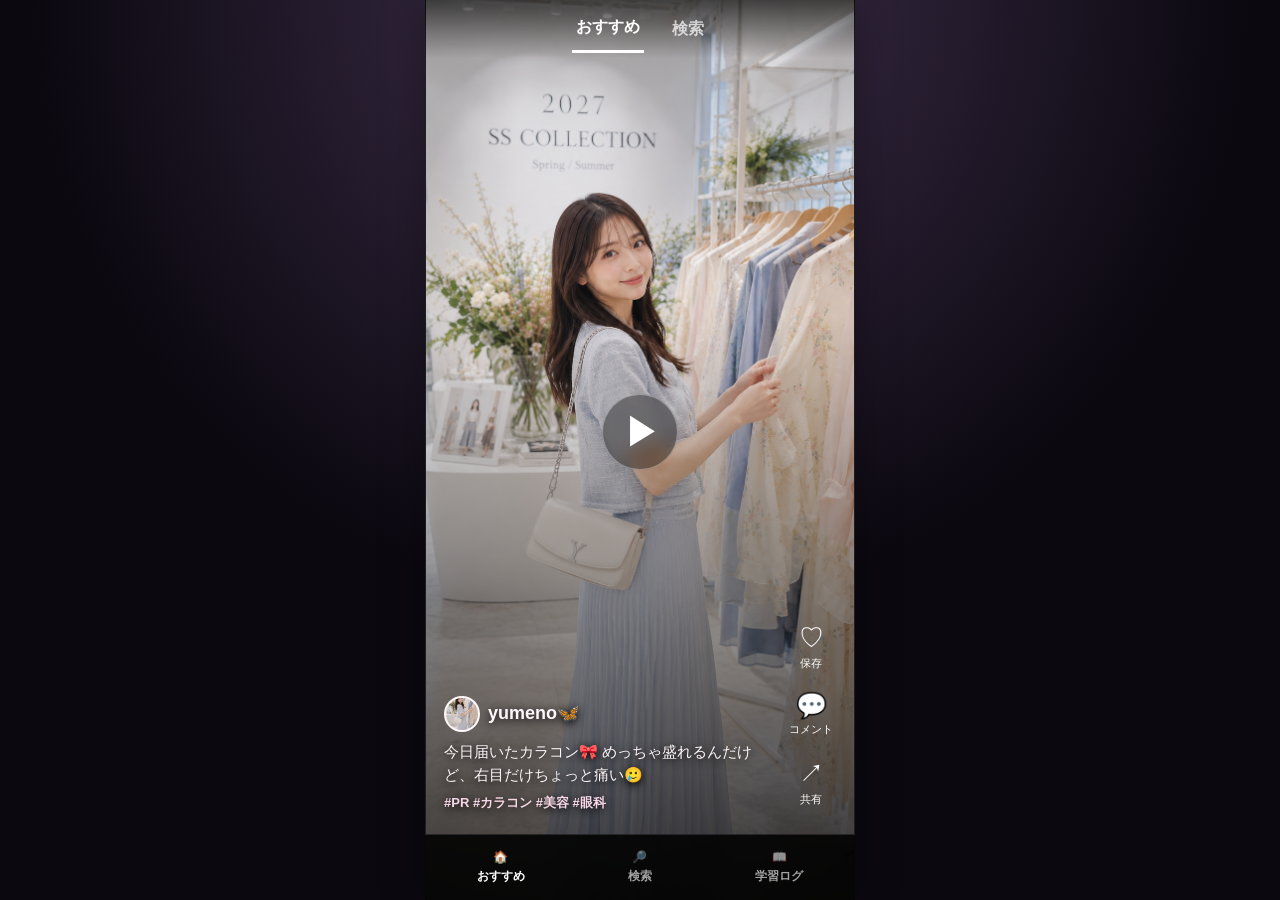
<file: index.html>
<!doctype html>
<html lang="ja">
<head>
<meta charset="utf-8"><meta name="viewport" content="width=device-width,initial-scale=1,viewport-fit=cover">
<title>人生で詰まない Health Feed Prototype</title>
<style>
:root{--bg:#0d0b12;--text:#fff7fb;--pink:#ff83b7;--rose:#ffd5e7;--line:rgba(255,255,255,.14)}
*{box-sizing:border-box} body{margin:0;background:#0d0b12;color:var(--text);font-family:-apple-system,BlinkMacSystemFont,"Hiragino Sans","Yu Gothic",Meiryo,sans-serif}.app{max-width:430px;margin:0 auto;min-height:100svh;background:#000;position:relative;overflow:hidden;box-shadow:0 0 40px rgba(0,0,0,.35)}
.topbar{position:fixed;top:0;left:50%;transform:translateX(-50%);z-index:20;width:min(430px,100%);height:58px;display:flex;align-items:center;justify-content:center;gap:24px;background:linear-gradient(to bottom,rgba(0,0,0,.62),rgba(0,0,0,0));font-weight:700;text-shadow:0 1px 8px #000}.topbar button{appearance:none;border:0;background:none;color:rgba(255,255,255,.72);font:inherit;padding:12px 4px;cursor:pointer}.topbar button.active{color:#fff;border-bottom:3px solid #fff}
.feed,.search{height:100svh;overflow-y:auto;scroll-snap-type:y mandatory;scrollbar-width:none;background:#000}.feed::-webkit-scrollbar,.search::-webkit-scrollbar{display:none}.card{height:100svh;position:relative;scroll-snap-align:start;overflow:hidden;background:#141017}.visual{position:absolute;inset:0;display:flex;align-items:center;justify-content:center;background:radial-gradient(circle at 30% 20%,rgba(255,131,183,.36),transparent 38%),linear-gradient(145deg,#201527,#08070b 66%)}.visual::after{content:"";position:absolute;inset:0;background:linear-gradient(to bottom,rgba(0,0,0,.15),transparent 35%,rgba(0,0,0,.72))}.thumb-img{width:100%;height:100%;object-fit:cover;filter:saturate(1.08) contrast(.98);animation:kenburns 2s ease-in-out infinite alternate}@keyframes kenburns{from{transform:scale(1.02)}to{transform:scale(1.08) translateY(-1%)}}
.fake-scene{position:absolute;inset:0;display:grid;place-items:center;padding:34px;text-align:center}.scene-inner{width:78%;aspect-ratio:9/14;border-radius:30px;border:1px solid rgba(255,255,255,.18);background:linear-gradient(160deg,rgba(255,255,255,.17),rgba(255,255,255,.04));display:flex;flex-direction:column;justify-content:center;align-items:center;gap:16px;box-shadow:0 28px 80px rgba(0,0,0,.45);backdrop-filter:blur(3px)}.emoji{font-size:64px;filter:drop-shadow(0 6px 18px rgba(0,0,0,.35))}.play{appearance:none;color:#fff;cursor:pointer;position:absolute;left:50%;top:48%;transform:translate(-50%,-50%);z-index:3;width:76px;height:76px;border-radius:50%;display:grid;place-items:center;background:rgba(0,0,0,.36);border:1px solid rgba(255,255,255,.32);font-size:38px;text-indent:5px;backdrop-filter:blur(8px)}
.caption{position:absolute;z-index:4;left:18px;right:86px;bottom:88px;text-shadow:0 2px 10px #000}.account{font-weight:800;font-size:18px;margin-bottom:8px}.avatar{width:36px;height:36px;border-radius:50%;object-fit:cover;border:2px solid rgba(255,255,255,.85);background:#ffd5e7;vertical-align:middle;margin-right:8px}.desc{font-size:15px;line-height:1.55;margin:0 0 8px}.tags{font-size:13px;color:#f7d6e7;font-weight:700}.side{position:absolute;z-index:5;right:15px;bottom:92px;display:flex;flex-direction:column;gap:18px;align-items:center;text-shadow:0 2px 10px #000}.side button{appearance:none;border:0;background:none;color:#fff;font-size:25px;display:flex;flex-direction:column;align-items:center;gap:2px;cursor:pointer}.side small{font-size:11px;color:#fff}.cta{position:absolute;z-index:6;left:18px;right:18px;bottom:22px;display:flex;gap:10px}.cta button{flex:1;border:0;border-radius:999px;padding:13px 14px;font-weight:800;font-size:14px;cursor:pointer}.primary{background:#fff;color:#141018}.secondary{background:rgba(255,255,255,.16);color:#fff;border:1px solid rgba(255,255,255,.2)!important;backdrop-filter:blur(8px)}
.search{display:none;padding:58px 14px 92px;background:linear-gradient(180deg,#0c0a10,#17101c)}.search.active{display:block}.feed.hidden{display:none}.searchbox{position:sticky;top:12px;z-index:10;background:rgba(23,16,28,.82);backdrop-filter:blur(12px);padding:8px 0 12px}.searchbox input{width:100%;border:1px solid rgba(255,255,255,.16);border-radius:14px;background:rgba(255,255,255,.1);color:#fff;padding:13px 15px;font-size:16px;outline:none}.chips{display:flex;gap:8px;overflow-x:auto;padding:10px 0 4px;scrollbar-width:none}.chip{white-space:nowrap;border:1px solid rgba(255,255,255,.14);background:rgba(255,255,255,.1);color:#fff;border-radius:999px;padding:8px 12px;font-size:13px;font-weight:700}.grid{display:grid;grid-template-columns:repeat(2,1fr);gap:10px;margin-top:12px}.tile{position:relative;min-height:245px;border-radius:18px;overflow:hidden;background:#21172a;border:1px solid rgba(255,255,255,.1);cursor:pointer;padding:0}.tile .visual{position:absolute;inset:0}.tile .fake-scene{padding:18px}.tile .scene-inner{width:90%;border-radius:22px}.tile .emoji{font-size:42px}.tile .thumb-img{animation:none}.tile::after{content:"";position:absolute;inset:0;background:linear-gradient(to bottom,rgba(0,0,0,.05),rgba(0,0,0,.7))}.tile-info{position:absolute;z-index:3;left:10px;right:10px;bottom:10px;text-shadow:0 2px 8px #000;color:#fff;text-align:left}.tile-title{font-weight:900;font-size:14px;line-height:1.35}.tile-meta{font-size:12px;color:#f3d7e7;margin-top:4px}.tile-play{position:absolute;z-index:4;top:10px;left:10px;background:rgba(0,0,0,.42);border-radius:999px;padding:5px 9px;font-weight:900;color:#fff}.bottomnav{position:fixed;left:50%;bottom:0;transform:translateX(-50%);z-index:30;width:min(430px,100%);height:66px;background:rgba(0,0,0,.86);backdrop-filter:blur(14px);display:flex;justify-content:space-around;align-items:center;border-top:1px solid rgba(255,255,255,.12)}.bottomnav button{appearance:none;border:0;background:none;color:rgba(255,255,255,.62);font-weight:800;font-size:12px;display:flex;flex-direction:column;gap:4px;align-items:center;cursor:pointer}.bottomnav button.active{color:#fff}.modal{position:fixed;z-index:40;inset:0;background:rgba(0,0,0,.55);display:none;align-items:end;justify-content:center}.modal.show{display:flex}.sheet{width:min(430px,100%);max-height:78svh;background:#fff7fb;color:#241724;border-radius:24px 24px 0 0;padding:20px;overflow:auto;box-shadow:0 -20px 60px rgba(0,0,0,.4)}.sheet h2{margin:0 0 8px;font-size:20px}.sheet p{line-height:1.7;margin:9px 0;color:#4b3a4c}.sheet button{width:100%;border:0;border-radius:999px;background:#251627;color:white;padding:13px;font-weight:900;margin-top:10px}.notice{margin:14px 0;padding:12px;border-radius:16px;background:#fff0f7;border:1px solid #ffd1e5;font-size:13px;line-height:1.65;color:#5b4055}@media (min-width:431px){body{background:radial-gradient(circle at top,#40304c,#0b0810 55%)}.app{border-left:1px solid rgba(255,255,255,.12);border-right:1px solid rgba(255,255,255,.12)}}
</style></head><body><div class="app"><div class="topbar"><button class="tabTop active" data-tab="feed">おすすめ</button><button class="tabTop" data-tab="search">検索</button></div><main class="feed" id="feed"></main><section class="search" id="search"><div class="searchbox"><input id="searchInput" placeholder="検索：美容、眠気、筋トレ、薬…" aria-label="検索"><div class="chips"><button class="chip" data-q="美容">美容</button><button class="chip" data-q="眠気">眠気</button><button class="chip" data-q="筋トレ">筋トレ</button><button class="chip" data-q="薬">薬</button><button class="chip" data-q="食事">食事</button></div></div>
  <!--
  <div class="notice">検索結果もぜんぶ教材。SNSっぽく見せながら、タップすると「どうしてそうした？」を考えるケースに入るプロトタイプやで。</div>
  -->
  <div class="grid" id="grid"></div></section><nav class="bottomnav"><button class="nav active" data-tab="feed"><span>🏠</span>おすすめ</button><button class="nav" data-tab="search"><span>🔎</span>検索</button><button class="nav" data-tab="saved"><span>📖</span>学習ログ</button></nav></div><div class="modal" id="modal"><div class="sheet"><h2 id="modalTitle"></h2><p id="modalBody"></p><div class="notice" id="modalNote"></div><button id="closeModal">閉じる</button></div></div>
<script>
const IMG_YUMENO = "yumeno.png";
const IMG_YUDAI = "yudai.png";
const IMG_REN = "ren.png";
const IMG_MAHO = "maho.png";
const IMG_NANAKO = "nanako.png";

const lessons = [
  {id:'yumeno', name:'yumeno🦋', theme:'激安カラコンで詰まない', tags:'#PR #カラコン #美容 #眼科', desc:'今日届いたカラコン🎀 めっちゃ盛れるんだけど、右目だけちょっと痛い🥲', img:IMG_YUMENO, emoji:'🦋', search:'美容 カラコン 眼科 PR', detail:'夢乃は26歳、アパレル販売員。PR案件で届いたカラコンを装用したあと、目の違和感が出る。コメント欄には「眼科いこ」「あと1日案件頑張ろ」「抗菌目薬つかお」などが並ぶ。ユーザーは、夢乃がなぜ受診を後回しにしたのかを考える。', note:'医学ポイント：コンタクトによる角膜上皮障害、感染性角膜炎、角膜潰瘍。痛み・充血・羞明があれば装用中止と眼科受診。'},
  {id:'caffeine', name:'れん👾26時配信', theme:'カフェイン錠剤を飲みすぎたら', tags:'#ゲーム配信 #深夜配信 #眠気 #カフェイン', desc:'26時から新作配信👾 眠気飛ばしたいだけだった。1錠なら平気、じゃあ2錠ならもっと効く？', img:IMG_REN, emoji:'💊', search:'ゲーム 配信 眠気 カフェイン 錠剤', detail:'ゲーム配信者のれん。深夜配信と動画編集を続けるため、エナジードリンクより安くて効くと思い、カフェイン錠剤を使い始める。動悸、手の震え、吐き気が出ても「寝不足だから」と追加してしまう。', note:'医学ポイント：カフェイン過量による中枢神経刺激、頻脈、振戦、悪心、不眠。不安やパニック様症状と見分けにくいことも。'},  
  {
  id: 'coffee',
  name: 'yudai🚛',
  theme: '缶コーヒーを毎日飲んだら',
  tags: '#ドライバー #夜勤 #缶コーヒー',
  desc: '眠気対策で今日も缶コーヒー☕ 仕事終わったらジュキヤとゲームする約束👍',
  img: IMG_YUDAI,
  emoji: '☕',
  search: '眠気 缶コーヒー 糖尿病 ドライバー',
  detail: '雄大34歳、配送ドライバー。眠気対策に甘い缶コーヒーを毎日何本も飲む。疲れやすさ、喉の渇き、体重変化に気づくが放置。',
  note: '医学ポイント：糖分を含む飲料の習慣化、体重増加、糖代謝異常。眠気の背景に睡眠不足や睡眠時無呼吸が隠れることも。'
  },
  {id:'botox', name:'maho🌿プチプラ美容と育児', theme:'ボトックスを受けたら', tags:'#ママ美容 #美容医療 #ボトックス #初回体験 #正直レビュー', desc:'初回9800円✨ 娘のお迎えまで1時間あったので、ずっと気になってたボトックス受けてきます🥹', img:IMG_MAHO, emoji:'💉', search:'美容 ボトックス 美容医療 ママ プチプラ しわ', detail:'34歳、4歳女の子ママのmaho。家事や育児の合間に、無理のない範囲で美容を楽しんでいる。SNSで見かけた「初回9800円」の広告をきっかけに美容クリニックを予約。価格だけで選んだことが、思わぬ後悔につながる。', note:'医学ポイント：美容医療は医療行為です。料金だけで選ばず、適応・副作用・医師の経験や実績、十分な説明を受けて納得したうえで施術を受けることが大切です。'}, 
  {
  id: 'headache',
  name: 'ななこ🌼陸斗担',
  theme: 'いつもの頭痛だと思ってた',
  tags: '#推し活 #ライブ遠征 #頭痛 #市販薬',
  desc: '「いつもの頭痛」と思って、遠征ポーチのロキソニンで乗り切ろうとした結果……。',
  img: IMG_NANAKO,
  emoji: '🌼',
  search: '推し活 ライブ 遠征 頭痛 市販薬 ロキソニン 脱水',
  detail: '中部地方在住のななこは、元メン地下アイドルの陸斗を推す遠征女子。以前インフルエンザで処方されたロキソニンの残りを、頭痛対策として遠征ポーチに入れている。炎天下の物販待機後に頭痛が始まり、翌日の本命ライブでも薬を追加したが、途中で体調を崩して医務室へ運ばれる。',
  note: '医学ポイント：頭痛の原因は片頭痛だけとは限らない。脱水状態でNSAIDsを繰り返し服用すると、胃腸障害や腎機能障害のリスクが高まる。いつもと違う頭痛や薬が効かない場合は、追加服用だけで対処しない。'
  }  
];
const feed=document.getElementById('feed'), grid=document.getElementById('grid');
function visual(item){ if(item.img) return `<img class="thumb-img" src="${item.img}" alt="${item.name}のサムネイル">`; return `<div class="fake-scene"><div class="scene-inner"><div class="emoji">${item.emoji}</div><strong>${item.theme}</strong><span style="color:#f4d9e8;font-size:12px">2秒ループ動画予定</span></div></div>`; }
function renderFeed(list=lessons){
  feed.innerHTML=list.map(item=>`<article class="card" data-id="${item.id}">
    <div class="visual">${visual(item)}</div>
    <button class="play" type="button" data-action="open" data-id="${item.id}" aria-label="${item.theme}を再生">▶</button>
    <div class="side">
      <button type="button" data-action="save" data-id="${item.id}">♡<small>保存</small></button>
      <button type="button" data-action="comment" data-id="${item.id}">💬<small>コメント</small></button>
      <button type="button" data-action="share" data-id="${item.id}">↗<small>共有</small></button>
    </div>
    <section class="caption">
      <div class="account">${item.img?`<img class="avatar" src="${item.img}">`:''}${item.name}</div>
      <p class="desc">${item.desc}</p>
      <div class="tags">${item.tags}</div>
    </section>
  </article>`).join('');
  document.querySelectorAll('[data-action="open"]').forEach(b=>b.addEventListener('click',()=>openLesson(b.dataset.id)));
  document.querySelectorAll('[data-action="comment"]').forEach(b=>b.addEventListener('click',()=>openComments(b.dataset.id)));
  document.querySelectorAll('[data-action="save"]').forEach(b=>b.addEventListener('click',()=>toast('学習ログに保存しました')));
  document.querySelectorAll('[data-action="share"]').forEach(b=>b.addEventListener('click',()=>toast('共有リンクをコピーする想定です')));
}
function renderGrid(q=''){ const kw=q.trim(); const list=kw?lessons.filter(x=>(x.search+x.theme+x.tags+x.name).includes(kw)):lessons; grid.innerHTML=list.map(item=>`<button class="tile" type="button" data-id="${item.id}"><div class="visual">${visual(item)}</div><div class="tile-play">▶ 2秒</div><div class="tile-info"><div class="tile-title">${item.theme}</div><div class="tile-meta">${item.name}　${item.tags}</div></div></button>`).join(''); document.querySelectorAll('.tile').forEach(t=>t.addEventListener('click',()=>openLesson(t.dataset.id))); }
function openLesson(id){

  if(id === 'yumeno'){
    window.location.href = 'yumeno_story1.html';
    return;
  }

  if(id === 'caffeine'){
    window.location.href = 'ren_story1.html';
    return;
  }

  if(id === 'botox'){
    window.location.href = 'maho_story1.html';
    return;
  }

  if(id === 'coffee'){
    window.location.href = 'yudai_story1.html';
    return;
  }

  if (id === 'headache') {
    window.location.href = 'nanako_story1.html'; 
    return;
}

  const item = lessons.find(x => x.id === id);
  document.getElementById('modalTitle').textContent = item.theme;
  document.getElementById('modalBody').textContent = item.detail;
  document.getElementById('modalNote').textContent = item.note;
  document.getElementById('modal').classList.add('show');
}

function openComments(id){
  const item = lessons.find(x=>x.id===id);
  document.getElementById('modalTitle').textContent = 'コメント';
  document.getElementById('modalBody').innerHTML = item.id === 'yumeno'
    ? 'ri_07：カラコンかわいいけど目痛いなら外して😭<br><br>moka__luv：PR案件って断りづらいの分かる…<br><br>aya._15：眼科いこ、ほんまに目は替えがきかん<br><br>student_med：痛み・充血・まぶしさは受診サインかも'
    : 'この章の学習者コメントがここに入る想定です。';
  document.getElementById('modalNote').textContent = '最終的には、学習した人の感想や「自分ならこうする」がコメントとして蓄積される想定。';
  document.getElementById('modal').classList.add('show');
}
function toast(message){
  document.getElementById('modalTitle').textContent = 'MoshiMo';
  document.getElementById('modalBody').textContent = message;
  document.getElementById('modalNote').textContent = 'プロトタイプのため、実際の保存・共有機能はまだ未実装です。';
  document.getElementById('modal').classList.add('show');
}
document.getElementById('closeModal').addEventListener('click',()=>document.getElementById('modal').classList.remove('show'));document.getElementById('modal').addEventListener('click',e=>{if(e.target.id==='modal')e.currentTarget.classList.remove('show')});
function switchTab(tab){document.getElementById('feed').classList.toggle('hidden',tab!=='feed');document.getElementById('search').classList.toggle('active',tab==='search');document.querySelectorAll('.nav,.tabTop').forEach(b=>b.classList.toggle('active',b.dataset.tab===tab));}
document.querySelectorAll('.nav,.tabTop').forEach(b=>b.addEventListener('click',()=>{ if(b.dataset.tab==='saved') return openLesson('yumeno'); switchTab(b.dataset.tab); }));document.getElementById('searchInput').addEventListener('input',e=>renderGrid(e.target.value));document.querySelectorAll('.chip').forEach(c=>c.addEventListener('click',()=>{document.getElementById('searchInput').value=c.dataset.q;renderGrid(c.dataset.q);}));
renderFeed(); renderGrid();
</script></body></html>
</file>
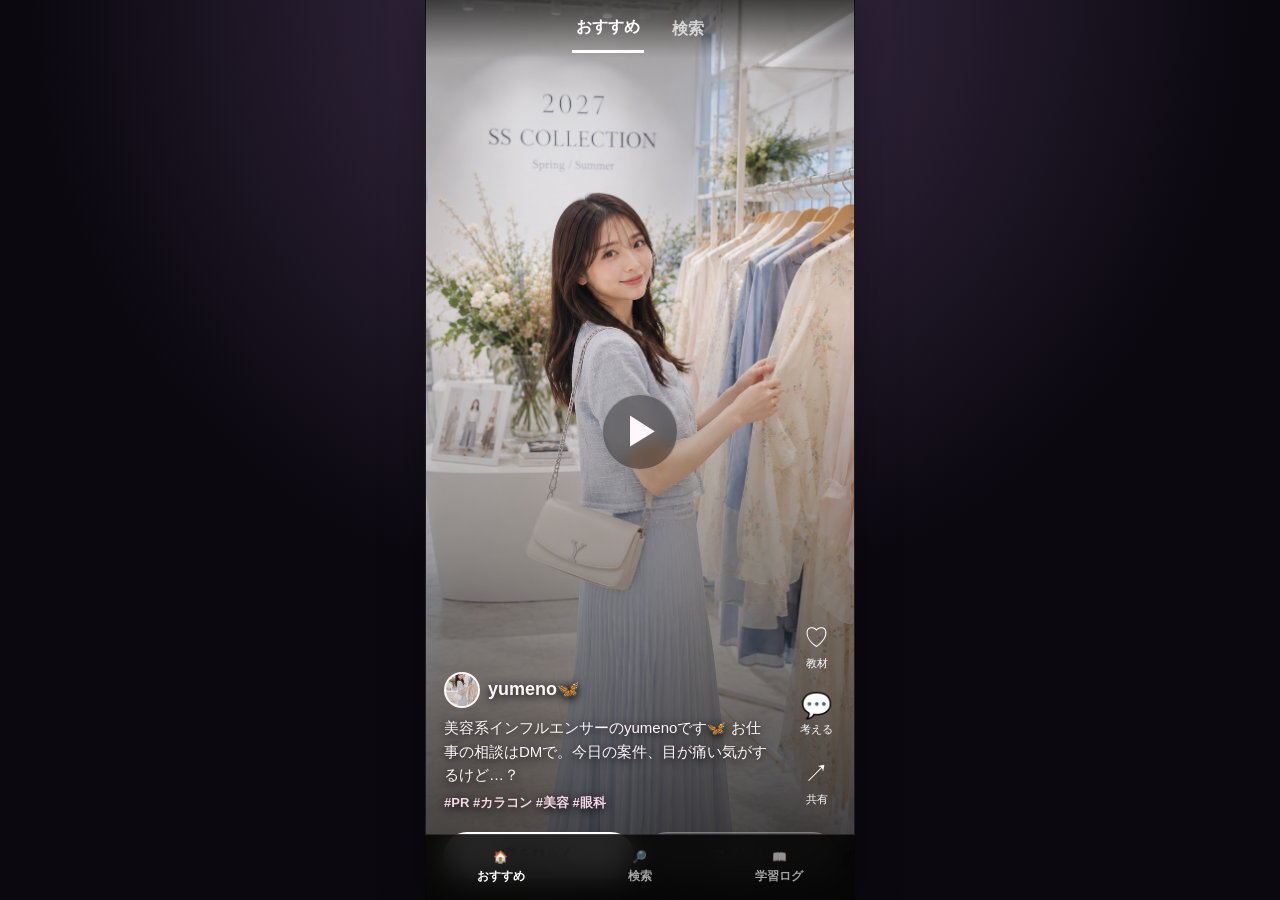
<file: index_yumeno_link.html>
<!doctype html>
<html lang="ja">
<head>
<meta charset="utf-8"><meta name="viewport" content="width=device-width,initial-scale=1,viewport-fit=cover">
<title>人生で詰まない Health Feed Prototype</title>
<style>
:root{--bg:#0d0b12;--text:#fff7fb;--pink:#ff83b7;--rose:#ffd5e7;--line:rgba(255,255,255,.14)}
*{box-sizing:border-box} body{margin:0;background:#0d0b12;color:var(--text);font-family:-apple-system,BlinkMacSystemFont,"Hiragino Sans","Yu Gothic",Meiryo,sans-serif}.app{max-width:430px;margin:0 auto;min-height:100svh;background:#000;position:relative;overflow:hidden;box-shadow:0 0 40px rgba(0,0,0,.35)}
.topbar{position:fixed;top:0;left:50%;transform:translateX(-50%);z-index:20;width:min(430px,100%);height:58px;display:flex;align-items:center;justify-content:center;gap:24px;background:linear-gradient(to bottom,rgba(0,0,0,.62),rgba(0,0,0,0));font-weight:700;text-shadow:0 1px 8px #000}.topbar button{appearance:none;border:0;background:none;color:rgba(255,255,255,.72);font:inherit;padding:12px 4px;cursor:pointer}.topbar button.active{color:#fff;border-bottom:3px solid #fff}
.feed,.search{height:100svh;overflow-y:auto;scroll-snap-type:y mandatory;scrollbar-width:none;background:#000}.feed::-webkit-scrollbar,.search::-webkit-scrollbar{display:none}.card{height:100svh;position:relative;scroll-snap-align:start;overflow:hidden;background:#141017}.visual{position:absolute;inset:0;display:flex;align-items:center;justify-content:center;background:radial-gradient(circle at 30% 20%,rgba(255,131,183,.36),transparent 38%),linear-gradient(145deg,#201527,#08070b 66%)}.visual::after{content:"";position:absolute;inset:0;background:linear-gradient(to bottom,rgba(0,0,0,.15),transparent 35%,rgba(0,0,0,.72))}.thumb-img{width:100%;height:100%;object-fit:cover;filter:saturate(1.08) contrast(.98);animation:kenburns 2s ease-in-out infinite alternate}@keyframes kenburns{from{transform:scale(1.02)}to{transform:scale(1.08) translateY(-1%)}}
.fake-scene{position:absolute;inset:0;display:grid;place-items:center;padding:34px;text-align:center}.scene-inner{width:78%;aspect-ratio:9/14;border-radius:30px;border:1px solid rgba(255,255,255,.18);background:linear-gradient(160deg,rgba(255,255,255,.17),rgba(255,255,255,.04));display:flex;flex-direction:column;justify-content:center;align-items:center;gap:16px;box-shadow:0 28px 80px rgba(0,0,0,.45);backdrop-filter:blur(3px)}.emoji{font-size:64px;filter:drop-shadow(0 6px 18px rgba(0,0,0,.35))}.play{position:absolute;left:50%;top:48%;transform:translate(-50%,-50%);z-index:3;width:76px;height:76px;border-radius:50%;display:grid;place-items:center;background:rgba(0,0,0,.36);border:1px solid rgba(255,255,255,.32);font-size:38px;text-indent:5px;backdrop-filter:blur(8px)}
.caption{position:absolute;z-index:4;left:18px;right:86px;bottom:88px;text-shadow:0 2px 10px #000}.account{font-weight:800;font-size:18px;margin-bottom:8px}.avatar{width:36px;height:36px;border-radius:50%;object-fit:cover;border:2px solid rgba(255,255,255,.85);background:#ffd5e7;vertical-align:middle;margin-right:8px}.desc{font-size:15px;line-height:1.55;margin:0 0 8px}.tags{font-size:13px;color:#f7d6e7;font-weight:700}.side{position:absolute;z-index:5;right:15px;bottom:92px;display:flex;flex-direction:column;gap:18px;align-items:center;text-shadow:0 2px 10px #000}.side button{appearance:none;border:0;background:none;color:#fff;font-size:25px;display:flex;flex-direction:column;align-items:center;gap:2px;cursor:pointer}.side small{font-size:11px;color:#fff}.cta{position:absolute;z-index:6;left:18px;right:18px;bottom:22px;display:flex;gap:10px}.cta button{flex:1;border:0;border-radius:999px;padding:13px 14px;font-weight:800;font-size:14px;cursor:pointer}.primary{background:#fff;color:#141018}.secondary{background:rgba(255,255,255,.16);color:#fff;border:1px solid rgba(255,255,255,.2)!important;backdrop-filter:blur(8px)}
.search{display:none;padding:72px 14px 92px;background:linear-gradient(180deg,#0c0a10,#17101c)}.search.active{display:block}.feed.hidden{display:none}.searchbox{position:sticky;top:62px;z-index:10;background:rgba(23,16,28,.82);backdrop-filter:blur(12px);padding:8px 0 12px}.searchbox input{width:100%;border:1px solid rgba(255,255,255,.16);border-radius:14px;background:rgba(255,255,255,.1);color:#fff;padding:13px 15px;font-size:16px;outline:none}.chips{display:flex;gap:8px;overflow-x:auto;padding:10px 0 4px;scrollbar-width:none}.chip{white-space:nowrap;border:1px solid rgba(255,255,255,.14);background:rgba(255,255,255,.1);color:#fff;border-radius:999px;padding:8px 12px;font-size:13px;font-weight:700}.grid{display:grid;grid-template-columns:repeat(2,1fr);gap:10px;margin-top:12px}.tile{position:relative;min-height:245px;border-radius:18px;overflow:hidden;background:#21172a;border:1px solid rgba(255,255,255,.1);cursor:pointer;padding:0}.tile .visual{position:absolute;inset:0}.tile .fake-scene{padding:18px}.tile .scene-inner{width:90%;border-radius:22px}.tile .emoji{font-size:42px}.tile .thumb-img{animation:none}.tile::after{content:"";position:absolute;inset:0;background:linear-gradient(to bottom,rgba(0,0,0,.05),rgba(0,0,0,.7))}.tile-info{position:absolute;z-index:3;left:10px;right:10px;bottom:10px;text-shadow:0 2px 8px #000;color:#fff;text-align:left}.tile-title{font-weight:900;font-size:14px;line-height:1.35}.tile-meta{font-size:12px;color:#f3d7e7;margin-top:4px}.tile-play{position:absolute;z-index:4;top:10px;left:10px;background:rgba(0,0,0,.42);border-radius:999px;padding:5px 9px;font-weight:900;color:#fff}.bottomnav{position:fixed;left:50%;bottom:0;transform:translateX(-50%);z-index:30;width:min(430px,100%);height:66px;background:rgba(0,0,0,.86);backdrop-filter:blur(14px);display:flex;justify-content:space-around;align-items:center;border-top:1px solid rgba(255,255,255,.12)}.bottomnav button{appearance:none;border:0;background:none;color:rgba(255,255,255,.62);font-weight:800;font-size:12px;display:flex;flex-direction:column;gap:4px;align-items:center;cursor:pointer}.bottomnav button.active{color:#fff}.modal{position:fixed;z-index:40;inset:0;background:rgba(0,0,0,.55);display:none;align-items:end;justify-content:center}.modal.show{display:flex}.sheet{width:min(430px,100%);max-height:78svh;background:#fff7fb;color:#241724;border-radius:24px 24px 0 0;padding:20px;overflow:auto;box-shadow:0 -20px 60px rgba(0,0,0,.4)}.sheet h2{margin:0 0 8px;font-size:20px}.sheet p{line-height:1.7;margin:9px 0;color:#4b3a4c}.sheet button{width:100%;border:0;border-radius:999px;background:#251627;color:white;padding:13px;font-weight:900;margin-top:10px}.notice{margin:14px 0;padding:12px;border-radius:16px;background:#fff0f7;border:1px solid #ffd1e5;font-size:13px;line-height:1.65;color:#5b4055}@media (min-width:431px){body{background:radial-gradient(circle at top,#40304c,#0b0810 55%)}.app{border-left:1px solid rgba(255,255,255,.12);border-right:1px solid rgba(255,255,255,.12)}}
</style></head><body><div class="app"><div class="topbar"><button class="tabTop active" data-tab="feed">おすすめ</button><button class="tabTop" data-tab="search">検索</button></div><main class="feed" id="feed"></main><section class="search" id="search"><div class="searchbox"><input id="searchInput" placeholder="検索：美容、眠気、筋トレ、薬…" aria-label="検索"><div class="chips"><button class="chip" data-q="美容">美容</button><button class="chip" data-q="眠気">眠気</button><button class="chip" data-q="筋トレ">筋トレ</button><button class="chip" data-q="薬">薬</button><button class="chip" data-q="食事">食事</button></div></div><div class="notice">検索結果もぜんぶ教材。SNSっぽく見せながら、タップすると「どうしてそうした？」を考えるケースに入るプロトタイプやで。</div><div class="grid" id="grid"></div></section><nav class="bottomnav"><button class="nav active" data-tab="feed"><span>🏠</span>おすすめ</button><button class="nav" data-tab="search"><span>🔎</span>検索</button><button class="nav" data-tab="saved"><span>📖</span>学習ログ</button></nav></div><div class="modal" id="modal"><div class="sheet"><h2 id="modalTitle"></h2><p id="modalBody"></p><div class="notice" id="modalNote"></div><button id="closeModal">閉じる</button></div></div>
<script>
const IMG = "yumeno.png";
const lessons = [
  {id:'yumeno', name:'yumeno🦋', theme:'激安カラコンで詰まない', tags:'#PR #カラコン #美容 #眼科', desc:'美容系インフルエンサーのyumenoです🦋 お仕事の相談はDMで。今日の案件、目が痛い気がするけど…？', img:IMG, emoji:'🦋', search:'美容 カラコン 眼科 PR', detail:'夢乃は26歳、アパレル販売員。PR案件で届いたカラコンを装用したあと、目の違和感が出る。コメント欄には「眼科いこ」「あと1日案件頑張ろ」「抗菌目薬つかお」などが並ぶ。ユーザーは、夢乃がなぜ受診を後回しにしたのかを考える。', note:'医学ポイント：コンタクトによる角膜上皮障害、感染性角膜炎、角膜潰瘍。痛み・充血・羞明があれば装用中止と眼科受診。'},
  {id:'caffeine', name:'ren_study', theme:'カフェイン錠剤を飲みすぎたら', tags:'#勉強垢 #夜勤 #眠気 #カフェイン', desc:'眠気飛ばしたいだけだった。1錠なら平気、じゃあ2錠ならもっと効く？', emoji:'💊', search:'薬 眠気 勉強 カフェイン', detail:'資格試験前の蓮。エナドリより安くて効くと思い、カフェイン錠剤を追加していく。動悸、手の震え、不眠、吐き気が出ても「試験前だから」と止められない。', note:'医学ポイント：カフェイン過量による中枢神経刺激、頻脈、振戦、悪心、不眠。不安やパニック様症状と見分けにくいことも。'},
  {id:'protein', name:'gym_haru', theme:'プロテインだけ飲んでいたら', tags:'#筋トレ #減量 #プロテイン #食事', desc:'食事考えるのめんどいし、プロテインなら太らないっしょ。', emoji:'💪', search:'筋トレ 食事 プロテイン 減量', detail:'会社員Haru。減量のために食事を極端に削り、プロテイン中心生活へ。体重は落ちたが、倦怠感、便秘、肌荒れ、集中力低下が続く。', note:'医学ポイント：特定食品への偏り、エネルギー不足、食物繊維・ビタミン・ミネラル不足。プロテイン自体ではなく、極端な食生活が問題。'},
  {id:'botox', name:'mii_beauty', theme:'ボトックスを受けたら', tags:'#美容医療 #小顔 #自由診療', desc:'初回9800円ならアリでは？ 口コミも悪くないし。', emoji:'💉', search:'美容 ボトックス 自由診療', detail:'美容医療レポを投稿するmii。SNS広告から格安クリニックへ。説明は短く、リスクよりビフォーアフターに意識が向く。術後、表情の違和感や左右差に悩む。', note:'医学ポイント：自由診療の意思決定、適応、説明同意、術者選び、合併症。美容医療は「安い・早い」だけで選ばない。'},
  {id:'antibiotic', name:'hina_days', theme:'抗菌薬を途中でやめたら', tags:'#耳鼻科 #副鼻腔炎 #抗菌薬 #薬', desc:'もう鼻も痛くないし、薬大きいし、飲まなくてよくない？', emoji:'🤧', search:'薬 副鼻腔炎 抗菌薬 風邪', detail:'陽菜は風邪のあと頬の痛みと膿性鼻汁で耳鼻科へ。急性副鼻腔炎として抗菌薬を処方される。2日で楽になり自己判断で中止したが、その後ぶり返す。', note:'医学ポイント：抗菌薬は疾患・薬剤ごとに使い方が異なる。自己判断で中止・延長せず、処方意図と再受診の目安を確認する。'},
  {id:'coffee', name:'yu_da_truck', theme:'缶コーヒーを毎日飲んだら', tags:'#ドライバー #夜勤 #缶コーヒー', desc:'運転中の眠気対策。甘い缶コーヒーが相棒。', emoji:'☕', search:'眠気 缶コーヒー 糖尿病 ドライバー', detail:'雄大34歳、配送ドライバー。眠気対策に甘い缶コーヒーを毎日何本も飲む。疲れやすさ、喉の渇き、体重変化に気づくが放置。', note:'医学ポイント：糖分を含む飲料の習慣化、体重増加、糖代謝異常。眠気の背景に睡眠不足や睡眠時無呼吸が隠れることも。'}
];
const feed=document.getElementById('feed'), grid=document.getElementById('grid');
function visual(item){ if(item.img) return `<img class="thumb-img" src="${item.img}" alt="${item.name}のサムネイル">`; return `<div class="fake-scene"><div class="scene-inner"><div class="emoji">${item.emoji}</div><strong>${item.theme}</strong><span style="color:#f4d9e8;font-size:12px">2秒ループ動画予定</span></div></div>`; }
function renderFeed(list=lessons){ feed.innerHTML=list.map(item=>`<article class="card" data-id="${item.id}"><div class="visual">${visual(item)}</div><div class="play">▶</div><div class="side"><button type="button">♡<small>教材</small></button><button type="button">💬<small>考える</small></button><button type="button">↗<small>共有</small></button></div><section class="caption"><div class="account">${item.img?`<img class="avatar" src="${item.img}">`:''}${item.name}</div><p class="desc">${item.desc}</p><div class="tags">${item.tags}</div></section><div class="cta"><button class="primary open" data-id="${item.id}">章をひらく</button><button class="secondary">コメント</button></div></article>`).join(''); document.querySelectorAll('.open').forEach(b=>b.addEventListener('click',()=>openLesson(b.dataset.id))); }
function renderGrid(q=''){ const kw=q.trim(); const list=kw?lessons.filter(x=>(x.search+x.theme+x.tags+x.name).includes(kw)):lessons; grid.innerHTML=list.map(item=>`<button class="tile" type="button" data-id="${item.id}"><div class="visual">${visual(item)}</div><div class="tile-play">▶ 2秒</div><div class="tile-info"><div class="tile-title">${item.theme}</div><div class="tile-meta">${item.name}　${item.tags}</div></div></button>`).join(''); document.querySelectorAll('.tile').forEach(t=>t.addEventListener('click',()=>openLesson(t.dataset.id))); }
function openLesson(id){
  if(id === 'yumeno'){
    window.location.href = 'yumeno_story1.html';
    return;
  }
  const item=lessons.find(x=>x.id===id);
  document.getElementById('modalTitle').textContent=item.theme;
  document.getElementById('modalBody').textContent=item.detail;
  document.getElementById('modalNote').textContent=item.note;
  document.getElementById('modal').classList.add('show');
}
document.getElementById('closeModal').addEventListener('click',()=>document.getElementById('modal').classList.remove('show'));document.getElementById('modal').addEventListener('click',e=>{if(e.target.id==='modal')e.currentTarget.classList.remove('show')});
function switchTab(tab){document.getElementById('feed').classList.toggle('hidden',tab!=='feed');document.getElementById('search').classList.toggle('active',tab==='search');document.querySelectorAll('.nav,.tabTop').forEach(b=>b.classList.toggle('active',b.dataset.tab===tab));}
document.querySelectorAll('.nav,.tabTop').forEach(b=>b.addEventListener('click',()=>{ if(b.dataset.tab==='saved') return openLesson('yumeno'); switchTab(b.dataset.tab); }));document.getElementById('searchInput').addEventListener('input',e=>renderGrid(e.target.value));document.querySelectorAll('.chip').forEach(c=>c.addEventListener('click',()=>{document.getElementById('searchInput').value=c.dataset.q;renderGrid(c.dataset.q);}));
renderFeed(); renderGrid();
</script></body></html>
</file>
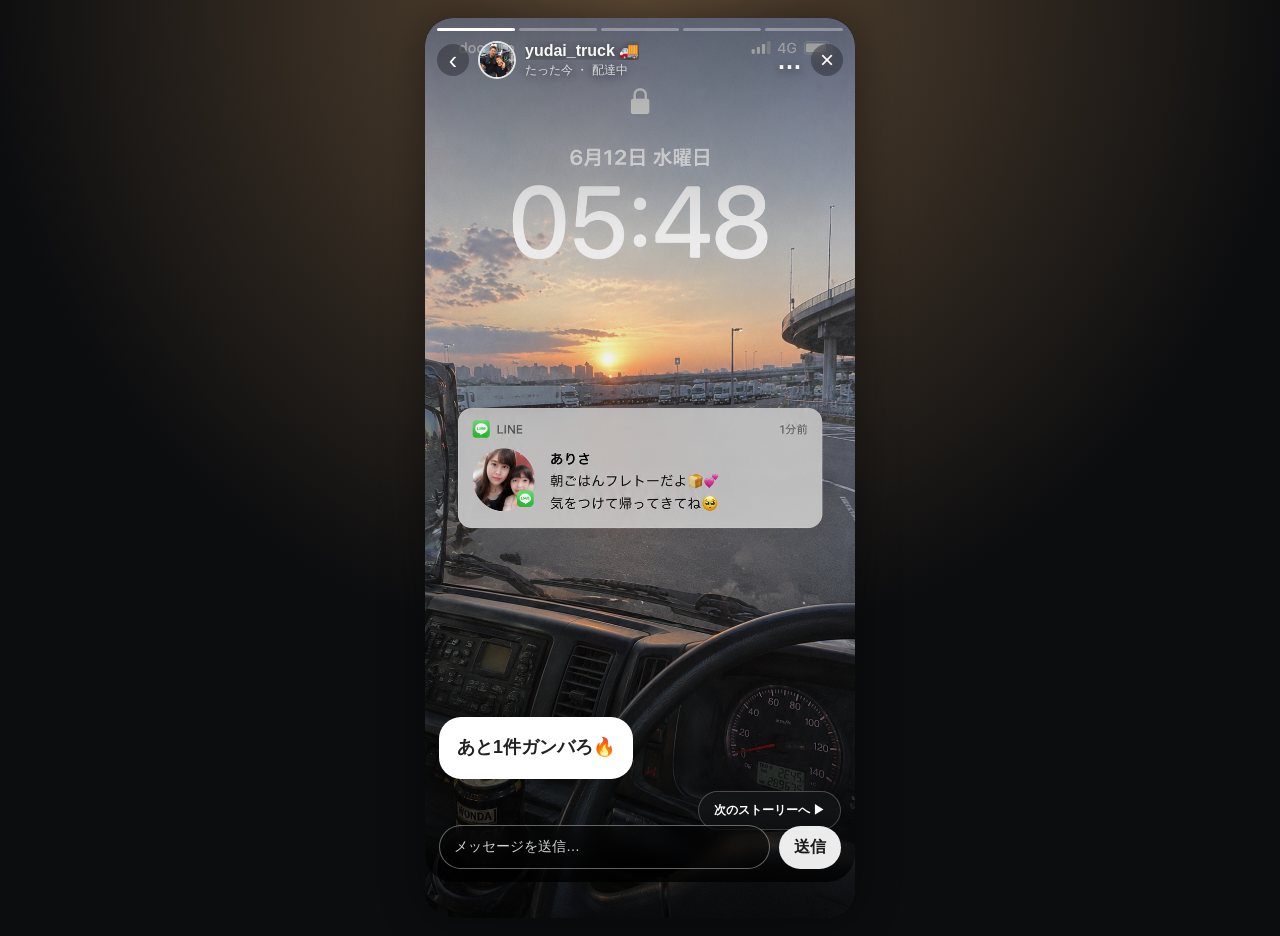
<file: yudai_story1.html>
<!doctype html>
<html lang="ja">
<head>
  <meta charset="utf-8">
  <meta name="viewport" content="width=device-width,initial-scale=1,viewport-fit=cover">
  <title>MoshiMo | yudai story 1</title>
  <link rel="stylesheet" href="yudai_story.css">
</head>
<body>
  <div class="phone">
    <main class="story" aria-label="雄大のストーリー1">
      <div class="bg">
        <img src="yudai_1.png" alt="朝焼けのトラック運転席と、妻ありさから届いたLINE通知">
      </div>

      <section class="top">
        <div class="bars" aria-label="ストーリー進行状況">
          <div class="bar active"></div>
          <div class="bar"></div>
          <div class="bar"></div>
          <div class="bar"></div>
          <div class="bar"></div>
        </div>

        <div class="profile">
          <button class="back" type="button" onclick="location.href='index.html'" aria-label="戻る">‹</button>
          <img class="icon" src="yudai.png" alt="雄大のアイコン">
          <div class="profile-text">
            <div class="who">yudai_truck 🚚</div>
            <div class="time">たった今 ・ 配達中</div>
          </div>
          <div class="dots">…</div>
          <button class="close" type="button" onclick="location.href='index.html'" aria-label="閉じる">×</button>
        </div>
      </section>

      <section class="content">
        <div class="caption">あと1件ガンバろ🔥</div>

        <div class="navrow">
          <button class="next" type="button" onclick="location.href='yudai_story2.html'">
            次のストーリーへ ▶
          </button>
        </div>
      </section>
    </main>

    <div class="bottom">
      <div class="reply">メッセージを送信…</div>
      <button class="send" type="button">送信</button>
    </div>
  </div>
</body>
</html>
</file>
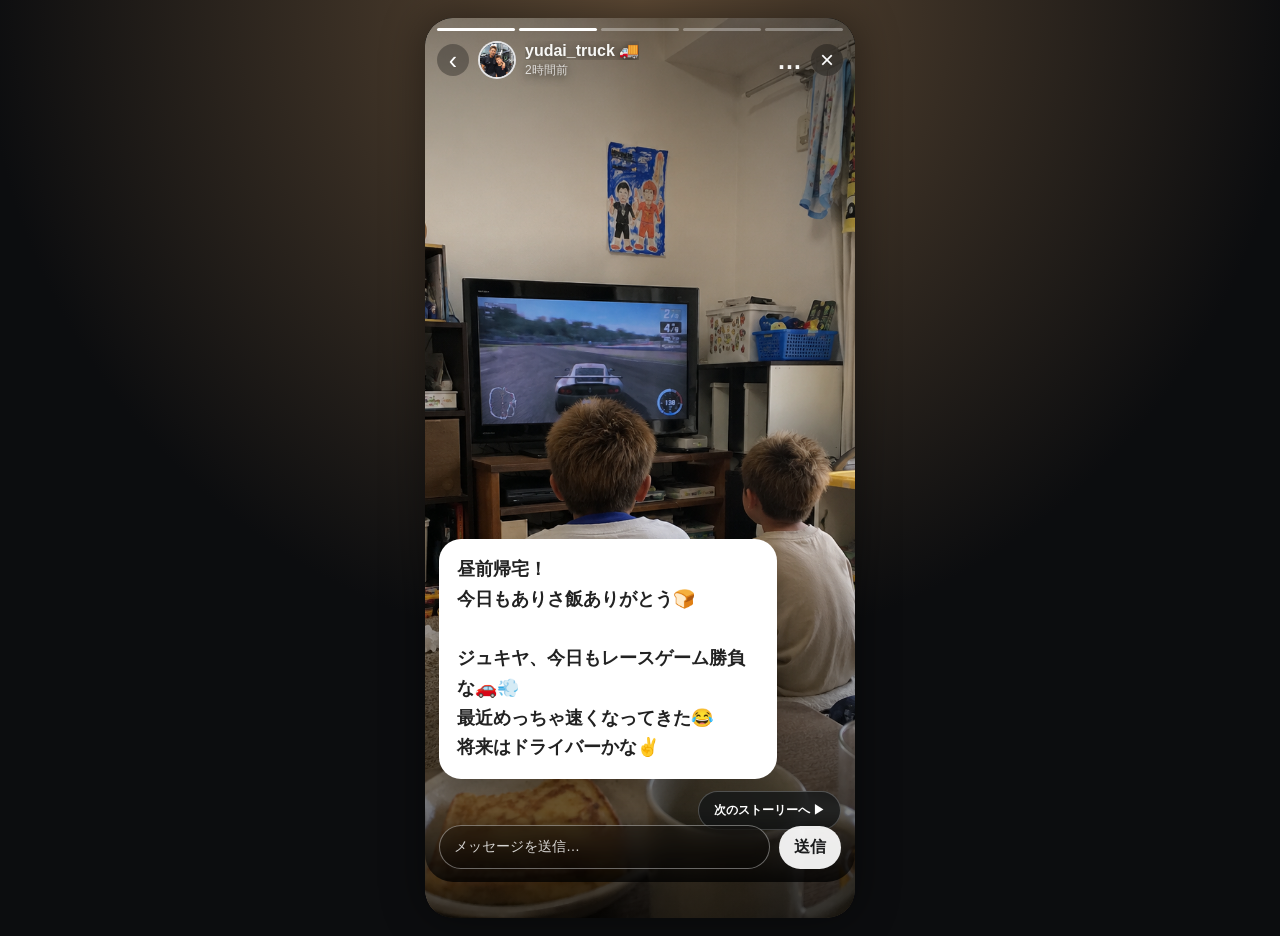
<file: yudai_story2.html>
<!doctype html>
<html lang="ja">
<head>
  <meta charset="utf-8">
  <meta name="viewport" content="width=device-width,initial-scale=1,viewport-fit=cover">
  <title>MoshiMo | 雄大 Story2</title>

  <link rel="stylesheet" href="yudai_story.css">
</head>

<body>

<div class="phone">

  <main class="story">

    <!-- 背景画像 -->
    <div class="bg">
      <img src="yudai_2.png" alt="レースゲームで遊ぶジュキヤ兄弟">
    </div>

    <!-- 上部UI -->
    <section class="top">

      <div class="bars">
        <div class="bar done"></div>
        <div class="bar active"></div>
        <div class="bar"></div>
        <div class="bar"></div>
        <div class="bar"></div>
      </div>

      <div class="profile">

        <button
          class="back"
          onclick="location.href='yudai_story1.html'">
          ‹
        </button>

        <img
          class="icon"
          src="yudai.png"
          alt="雄大">

        <div class="profile-text">
          <div class="who">yudai_truck 🚚</div>
          <div class="time">2時間前</div>
        </div>

        <div class="dots">…</div>

        <button
          class="close"
          onclick="location.href='index.html'">
          ×
        </button>

      </div>

    </section>

    <!-- 下部 -->
    <section class="content">

      <div class="caption">

昼前帰宅！<br>
今日もありさ飯ありがとう🍞<br><br>

ジュキヤ、今日もレースゲーム勝負な🚗💨<br>
最近めっちゃ速くなってきた😂<br>
将来はドライバーかな✌️

      </div>

      <div class="navrow">

        <button
          class="next"
          onclick="location.href='yudai_story3.html'">

          次のストーリーへ ▶

        </button>

      </div>

    </section>

  </main>

  <div class="bottom">

    <div class="reply">
      メッセージを送信…
    </div>

    <button class="send">
      送信
    </button>

  </div>

</div>

</body>
</html>
</file>
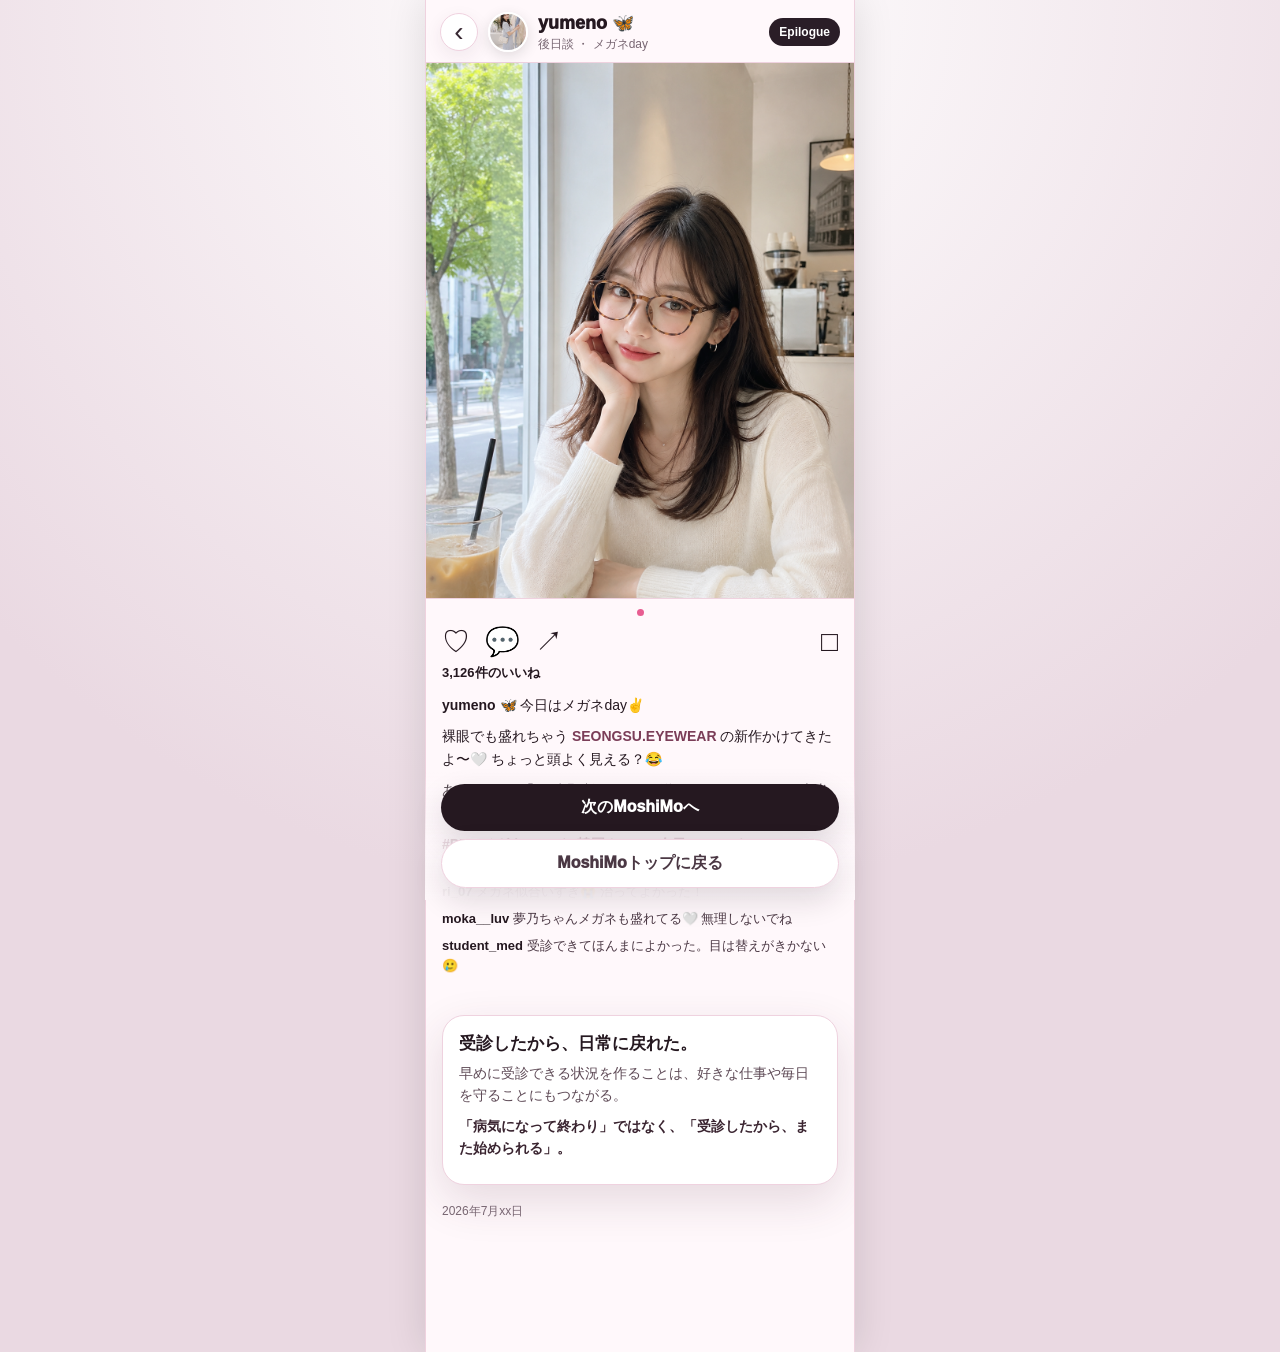
<file: yumeno_epilogue.html>
<!doctype html>
<html lang="ja">
<head>
<meta charset="utf-8">
<meta name="viewport" content="width=device-width,initial-scale=1,viewport-fit=cover">
<title>MoshiMo | yumeno epilogue</title>
<style>
:root{
  --bg:#fff8fb;
  --paper:#fff;
  --ink:#251820;
  --muted:#786672;
  --pink:#e85d91;
  --line:#efd2df;
  --shadow:0 16px 45px rgba(75,35,57,.14);
}
*{box-sizing:border-box}
html,body{margin:0;min-height:100%;background:linear-gradient(180deg,#fff8fb,#f8edf3);font-family:-apple-system,BlinkMacSystemFont,"Hiragino Sans","Yu Gothic",Meiryo,sans-serif;color:var(--ink)}
a{color:inherit}
.app{width:min(430px,100%);min-height:100svh;margin:0 auto;background:var(--bg);position:relative;box-shadow:0 0 38px rgba(0,0,0,.12);overflow:hidden}
.header{position:sticky;top:0;z-index:10;background:rgba(255,248,251,.92);backdrop-filter:blur(14px);border-bottom:1px solid var(--line);display:flex;align-items:center;gap:10px;padding:12px 14px calc(10px + env(safe-area-inset-top))}
.back{width:38px;height:38px;border-radius:50%;display:grid;place-items:center;text-decoration:none;background:#fff;border:1px solid var(--line);font-size:28px;line-height:1;color:#382832;box-shadow:0 6px 18px rgba(80,40,60,.08)}
.avatar{width:40px;height:40px;border-radius:50%;object-fit:cover;border:2px solid #fff;box-shadow:0 4px 14px rgba(0,0,0,.12)}
.user{line-height:1.18}.name{font-weight:950;font-size:18px}.meta{font-size:12px;color:var(--muted);margin-top:2px}.page-tag{margin-left:auto;font-size:12px;font-weight:900;color:#fff;background:#2a1d27;border-radius:999px;padding:7px 10px}
.post{padding-bottom:112px}.photo-wrap{background:#fff;border-bottom:1px solid var(--line)}.photo{width:100%;display:block;aspect-ratio:4/5;object-fit:cover;object-position:center top}.dots{display:flex;justify-content:center;gap:6px;padding:10px 0 4px}.dot{width:7px;height:7px;border-radius:50%;background:#dfc2cf}.dot.active{background:var(--pink)}
.actions{display:flex;align-items:center;gap:15px;padding:8px 16px 0}.actions button{appearance:none;border:0;background:transparent;font-size:28px;line-height:1;color:var(--ink);padding:0}.actions .save{margin-left:auto}.likes{font-size:13px;font-weight:900;padding:8px 16px 0}.caption{padding:4px 16px 0;font-size:14px;line-height:1.65}.caption p{margin:8px 0}.tag{color:#7b3d58;font-weight:900}.comments{padding:10px 16px 18px;color:#4b3844;font-size:13px;line-height:1.55}.comment{margin:7px 0}.comment b{color:var(--ink)}
.epi-card{margin:14px 16px 18px;background:#fff;border:1px solid var(--line);border-radius:22px;padding:16px;box-shadow:var(--shadow)}.epi-card h2{margin:0 0 8px;font-size:17px}.epi-card p{margin:8px 0;color:#5f4b57;font-size:13.5px;line-height:1.65}.epi-card strong{color:#3a2430}.date{padding:0 16px 20px;color:var(--muted);font-size:12px}.cta{position:fixed;left:50%;bottom:0;transform:translateX(-50%);width:min(430px,100%);padding:12px 16px calc(12px + env(safe-area-inset-bottom));background:linear-gradient(to top,rgba(255,248,251,.98),rgba(255,248,251,.82),rgba(255,248,251,0));display:grid;gap:8px}.cta a{display:block;text-align:center;text-decoration:none;border-radius:999px;padding:13px 14px;font-weight:950;box-shadow:0 12px 30px rgba(37,24,32,.14)}.cta .primary{background:#251820;color:#fff}.cta .secondary{background:#fff;color:#4b3844;border:1px solid var(--line)}
@media (min-width:431px){body{background:radial-gradient(circle at top,#fff,#ead9e2 60%)}.app{border-left:1px solid var(--line);border-right:1px solid var(--line)}}
</style>
</head>
<body>
<div class="app">
  <header class="header">
    <a class="back" href="yumeno_explain3.html" aria-label="戻る">‹</a>
    <img class="avatar" src="yumeno.png" alt="yumenoのアイコン">
    <div class="user"><div class="name">yumeno 🦋</div><div class="meta">後日談 ・ メガネday</div></div>
    <div class="page-tag">Epilogue</div>
  </header>

  <main class="post">
    <div class="photo-wrap">
      <img class="photo" src="yumeno_epilogue.png" alt="メガネをかけて韓国風カフェでラテを飲む夢乃">
    </div>
    <div class="dots" aria-hidden="true"><span class="dot active"></span></div>

    <section class="actions" aria-label="投稿アクション">
      <button type="button" aria-label="いいね">♡</button>
      <button type="button" aria-label="コメント">💬</button>
      <button type="button" aria-label="共有">↗</button>
      <button class="save" type="button" aria-label="保存">□</button>
    </section>

    <div class="likes">3,126件のいいね</div>

    <section class="caption">
      <p><b>yumeno 🦋</b> 今日はメガネday✌️</p>
      <p>裸眼でも盛れちゃう <span class="tag">SEONGSU.EYEWEAR</span> の新作かけてきたよ〜🤍 ちょっと頭よく見える？😂</p>
      <p>あの日DMで「まず眼科行こ」って送ってくれたみんな、本当にありがとう。今は無理せず、メガネコーデも楽しんでます👓</p>
      <p class="tag">#PR #メガネコーデ #韓国カフェ #今日のコーデ</p>
    </section>

    <section class="comments">
      <p class="comment"><b>ri_07</b> メガネ似合いすぎ😭 治ってよかった！</p>
      <p class="comment"><b>moka__luv</b> 夢乃ちゃんメガネも盛れてる🤍 無理しないでね</p>
      <p class="comment"><b>student_med</b> 受診できてほんまによかった。目は替えがきかない🥲</p>
    </section>

    <section class="epi-card">
      <h2>受診したから、日常に戻れた。</h2>
      <p>早めに受診できる状況を作ることは、好きな仕事や毎日を守ることにもつながる。</p>
      <p><strong>「病気になって終わり」ではなく、「受診したから、また始められる」。</strong></p>
    </section>

    <div class="date">2026年7月xx日</div>
  </main>

  <div class="cta">
    <a class="primary" href="index.html">次のMoshiMoへ</a>
    <a class="secondary" href="index.html">MoshiMoトップに戻る</a>
  </div>
</div>
</body>
</html>
</file>
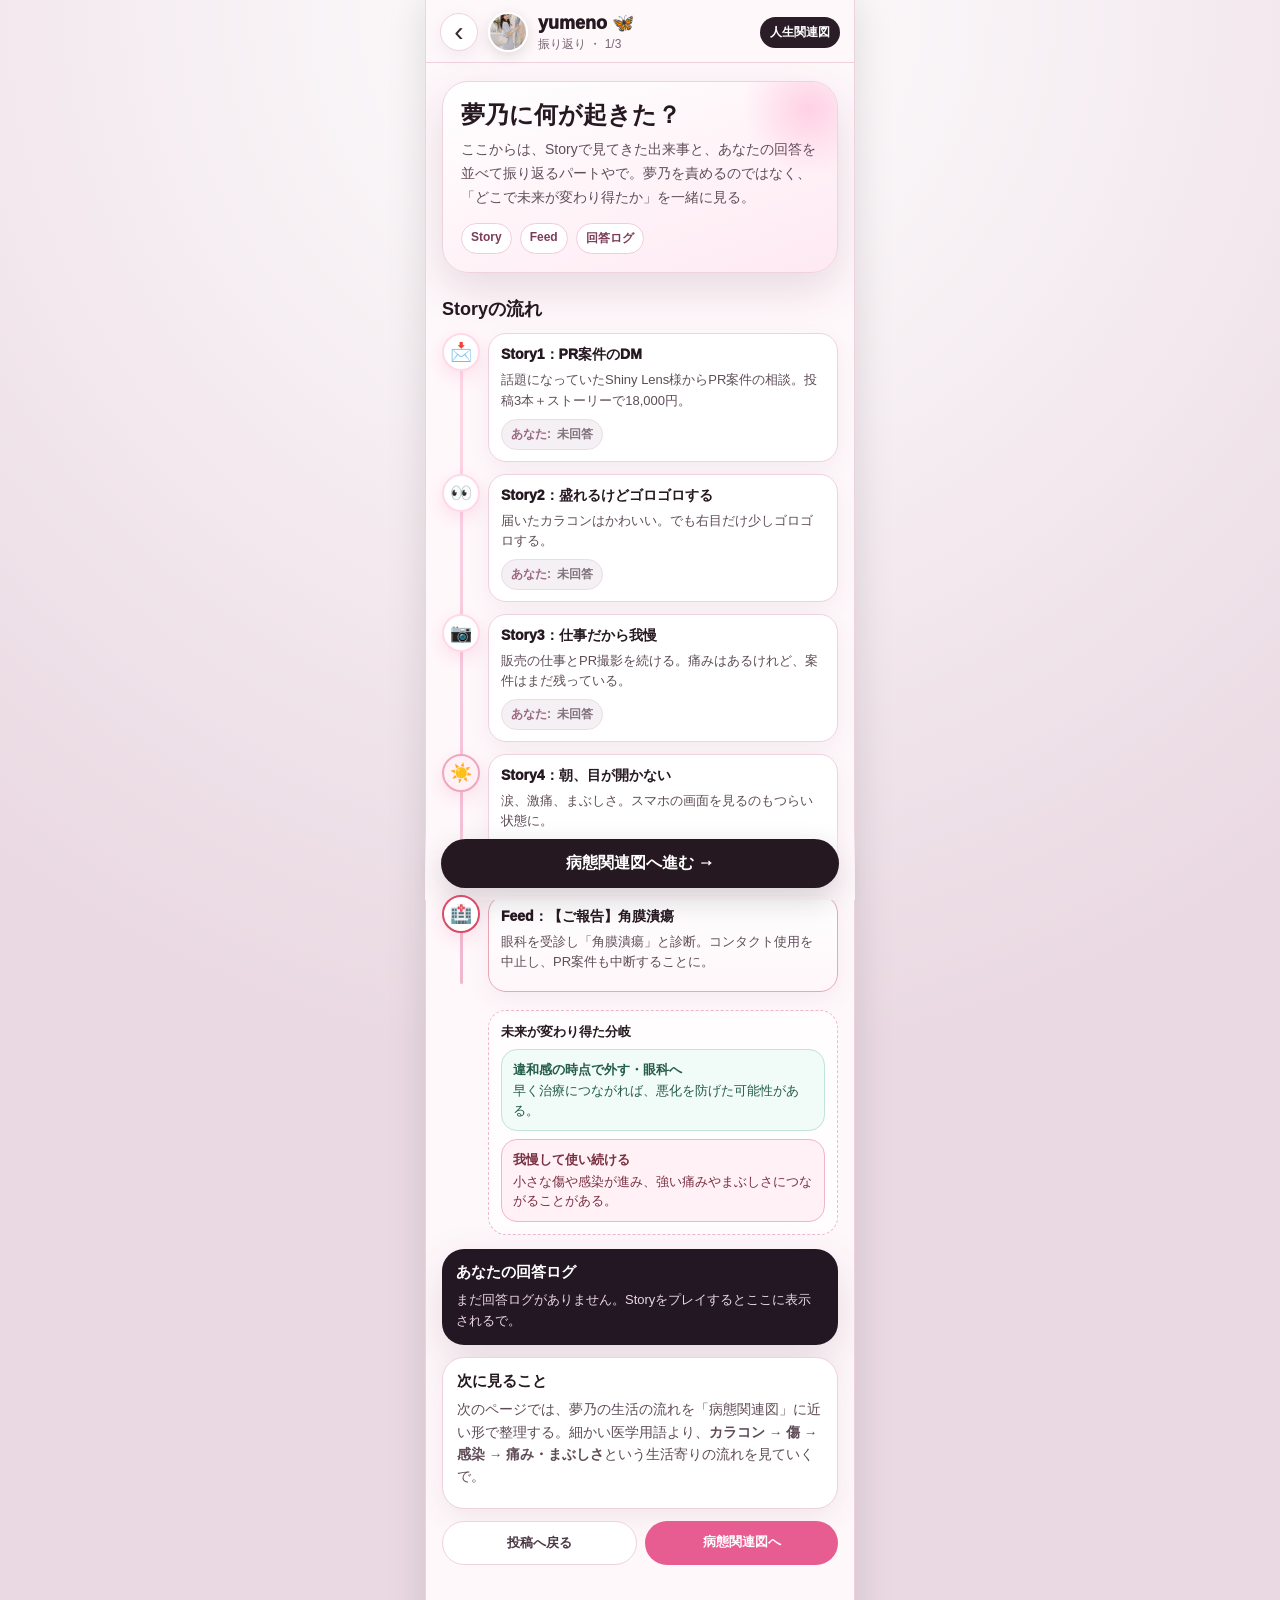
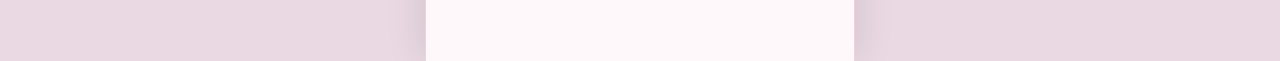
<file: yumeno_explain1.html>
<!doctype html>
<html lang="ja">
<head>
<meta charset="utf-8">
<meta name="viewport" content="width=device-width,initial-scale=1,viewport-fit=cover">
<title>MoshiMo | 夢乃に何が起きた？</title>
<link rel="stylesheet" href="explain.css">
</head>
<body>
<div class="app">
  <header class="header">
    <a class="back" href="yumeno_feed1.html" aria-label="戻る">‹</a>
    <img class="avatar" src="yumeno.png" alt="yumenoのアイコン">
    <div class="user"><div class="name">yumeno 🦋</div><div class="meta">振り返り ・ 1/3</div></div>
    <div class="page-tag">人生関連図</div>
  </header>

  <main class="main">
    <section class="hero">
      <h1>夢乃に何が起きた？</h1>
      <p>ここからは、Storyで見てきた出来事と、あなたの回答を並べて振り返るパートやで。夢乃を責めるのではなく、「どこで未来が変わり得たか」を一緒に見る。</p>
      <div class="badge-row"><span class="badge">Story</span><span class="badge">Feed</span><span class="badge">回答ログ</span></div>
    </section>

    <h2 class="section-title">Storyの流れ</h2>
    <section class="timeline" aria-label="夢乃のタイムライン">
      <article class="event">
        <div class="mark">📩</div>
        <div class="event-body">
          <div class="event-title">Story1：PR案件のDM</div>
          <p class="event-text">話題になっていたShiny Lens様からPR案件の相談。投稿3本＋ストーリーで18,000円。</p>
          <div class="answer empty" data-answer-for="yumeno_story1">未回答</div>
        </div>
      </article>

      <article class="event">
        <div class="mark">👀</div>
        <div class="event-body">
          <div class="event-title">Story2：盛れるけどゴロゴロする</div>
          <p class="event-text">届いたカラコンはかわいい。でも右目だけ少しゴロゴロする。</p>
          <div class="answer empty" data-answer-for="yumeno_story2">未回答</div>
        </div>
      </article>

      <article class="event">
        <div class="mark">📷</div>
        <div class="event-body">
          <div class="event-title">Story3：仕事だから我慢</div>
          <p class="event-text">販売の仕事とPR撮影を続ける。痛みはあるけれど、案件はまだ残っている。</p>
          <div class="answer empty" data-answer-for="yumeno_story3">未回答</div>
        </div>
      </article>

      <article class="event real">
        <div class="mark">☀️</div>
        <div class="event-body">
          <div class="event-title">Story4：朝、目が開かない</div>
          <p class="event-text">涙、激痛、まぶしさ。スマホの画面を見るのもつらい状態に。</p>
          <div class="answer empty" data-answer-for="yumeno_story4">未回答</div>
        </div>
      </article>

      <article class="event feed">
        <div class="mark">🏥</div>
        <div class="event-body">
          <div class="event-title">Feed：【ご報告】角膜潰瘍</div>
          <p class="event-text">眼科を受診し「角膜潰瘍」と診断。コンタクト使用を中止し、PR案件も中断することに。</p>
        </div>
      </article>
    </section>

    <section class="branch">
      <div class="branch-card">
        <div class="branch-title">未来が変わり得た分岐</div>
        <div class="paths">
          <div class="path good"><strong>違和感の時点で外す・眼科へ</strong>早く治療につながれば、悪化を防げた可能性がある。</div>
          <div class="path bad"><strong>我慢して使い続ける</strong>小さな傷や感染が進み、強い痛みやまぶしさにつながることがある。</div>
        </div>
      </div>
    </section>

    <section class="logbox">
      <h3>あなたの回答ログ</h3>
      <div id="answerLog"><div class="emptylog">まだ回答ログがありません。Storyをプレイするとここに表示されるで。</div></div>
    </section>

    <section class="card">
      <h3>次に見ること</h3>
      <p>次のページでは、夢乃の生活の流れを「病態関連図」に近い形で整理する。細かい医学用語より、<b>カラコン → 傷 → 感染 → 痛み・まぶしさ</b>という生活寄りの流れを見ていくで。</p>
    </section>

    <div class="navrow">
      <a class="sub" href="yumeno_feed1.html">投稿へ戻る</a>
      <a class="mainlink" href="yumeno_explain2.html">病態関連図へ</a>
    </div>
  </main>

  <div class="cta"><a href="yumeno_explain2.html">病態関連図へ進む</a></div>
</div>

<script>
(() => {
  const key = 'moshimo_yumeno_answers';
  let answers = [];
  try { answers = JSON.parse(localStorage.getItem(key)) || []; } catch(e) { answers = []; }
  const byId = Object.fromEntries(answers.map(a => [a.id, a]));

  document.querySelectorAll('[data-answer-for]').forEach(el => {
    const item = byId[el.dataset.answerFor];
    if(item){
      el.classList.remove('empty');
      el.textContent = item.answer;
    }
  });

  const log = document.getElementById('answerLog');
  if(answers.length){
    log.innerHTML = answers.map(a => `<div class="logitem"><b>${a.title}</b><div>${a.answer}</div></div>`).join('');
  }
})();
</script>
</body>
</html>
</file>
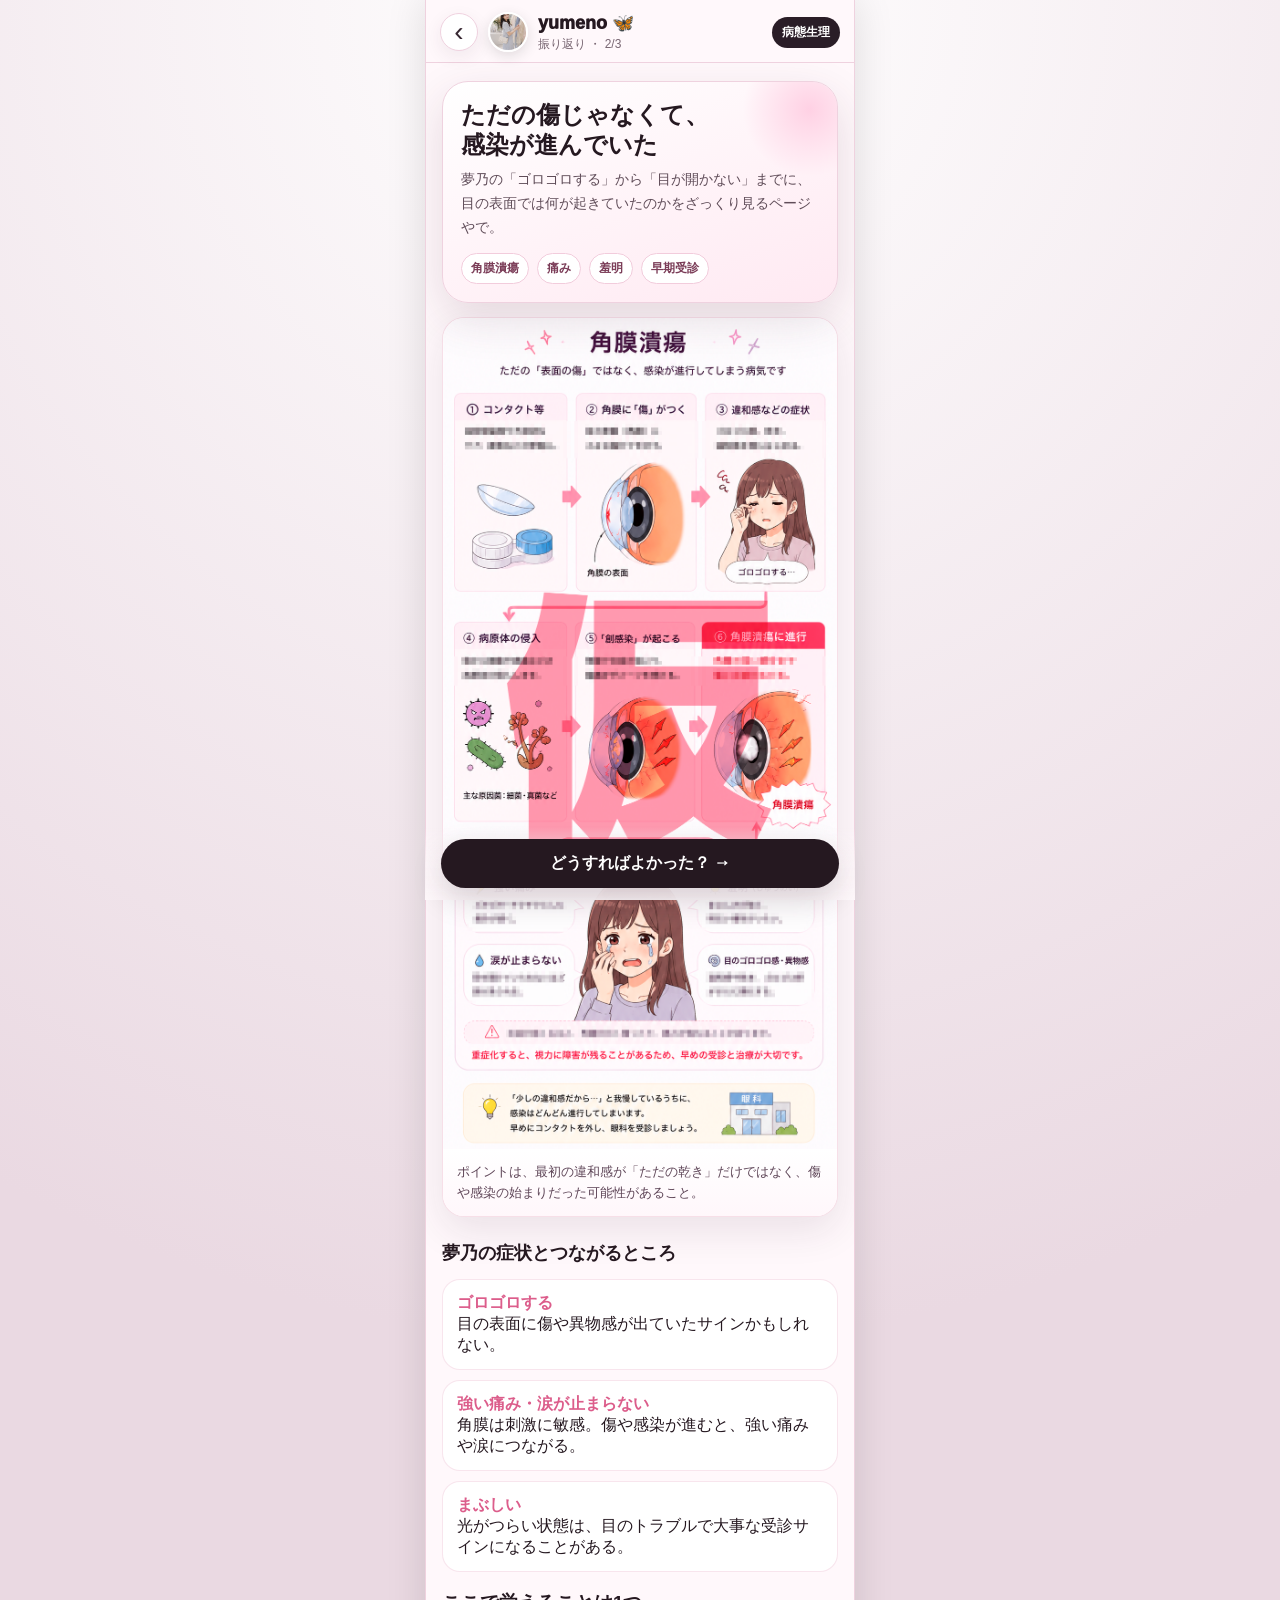
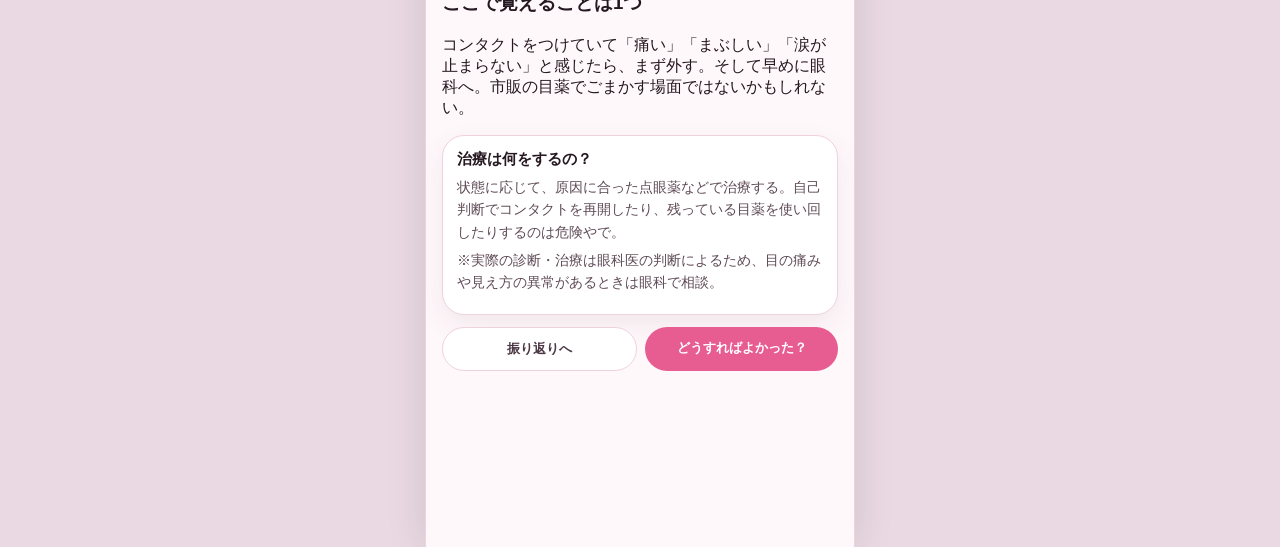
<file: yumeno_explain2.html>
<!doctype html>
<html lang="ja">
<head>
<meta charset="utf-8">
<meta name="viewport" content="width=device-width,initial-scale=1,viewport-fit=cover">
<title>MoshiMo | 夢乃に何が起きたの？</title>
<link rel="stylesheet" href="explain.css">
<style>
.explain-image-card{margin:14px 0 18px;background:#fff;border:1px solid rgba(229,155,185,.32);border-radius:22px;overflow:hidden;box-shadow:0 14px 38px rgba(60,30,55,.10)}
.explain-image-card img{display:block;width:100%;height:auto;background:#fff7fb}.image-caption{padding:12px 14px;color:#5f4658;font-size:13px;line-height:1.65;background:linear-gradient(180deg,#fff,#fff7fb)}
.point-list{display:grid;gap:10px;margin:14px 0}.point{background:#fff;border:1px solid rgba(229,155,185,.26);border-radius:18px;padding:13px 14px}.point b{color:#dc5d8b}.mini-title{margin:22px 0 10px;font-size:16px;color:#2a1828}.navrow{margin-bottom:80px}
</style>
</head>
<body>
<div class="app">
  <header class="header">
    <a class="back" href="yumeno_explain1.html" aria-label="戻る">‹</a>
    <img class="avatar" src="yumeno.png" alt="yumenoのアイコン">
    <div class="user"><div class="name">yumeno 🦋</div><div class="meta">振り返り ・ 2/3</div></div>
    <div class="page-tag">病態生理</div>
  </header>

  <main class="main">
    <section class="hero">
      <h1>ただの傷じゃなくて、<br>感染が進んでいた</h1>
      <p>夢乃の「ゴロゴロする」から「目が開かない」までに、目の表面では何が起きていたのかをざっくり見るページやで。</p>
      <div class="badge-row"><span class="badge">角膜潰瘍</span><span class="badge">痛み</span><span class="badge">羞明</span><span class="badge">早期受診</span></div>
    </section>

    <section class="explain-image-card" aria-label="角膜潰瘍の病態生理図">
      <img src="yumeno_explain2.png" alt="コンタクトなどで角膜に傷がつき、病原体が侵入し、感染から角膜潰瘍へ進行する流れと症状を示した図">
      <div class="image-caption">ポイントは、最初の違和感が「ただの乾き」だけではなく、傷や感染の始まりだった可能性があること。</div>
    </section>

    <h2 class="section-title">夢乃の症状とつながるところ</h2>
    <section class="point-list">
      <div class="point"><b>ゴロゴロする</b><br>目の表面に傷や異物感が出ていたサインかもしれない。</div>
      <div class="point"><b>強い痛み・涙が止まらない</b><br>角膜は刺激に敏感。傷や感染が進むと、強い痛みや涙につながる。</div>
      <div class="point"><b>まぶしい</b><br>光がつらい状態は、目のトラブルで大事な受診サインになることがある。</div>
    </section>

    <section class="callout">
      <h3>ここで覚えることは1つ</h3>
      <p>コンタクトをつけていて「痛い」「まぶしい」「涙が止まらない」と感じたら、まず外す。そして早めに眼科へ。市販の目薬でごまかす場面ではないかもしれない。</p>
    </section>

    <section class="card">
      <h3>治療は何をするの？</h3>
      <p>状態に応じて、原因に合った点眼薬などで治療する。自己判断でコンタクトを再開したり、残っている目薬を使い回したりするのは危険やで。</p>
      <p class="small">※実際の診断・治療は眼科医の判断によるため、目の痛みや見え方の異常があるときは眼科で相談。</p>
    </section>

    <div class="navrow">
      <a class="sub" href="yumeno_explain1.html">振り返りへ</a>
      <a class="mainlink" href="yumeno_explain3.html">どうすればよかった？</a>
    </div>
  </main>

  <div class="cta"><a href="yumeno_explain3.html">どうすればよかった？</a></div>
</div>
</body>
</html>
</file>
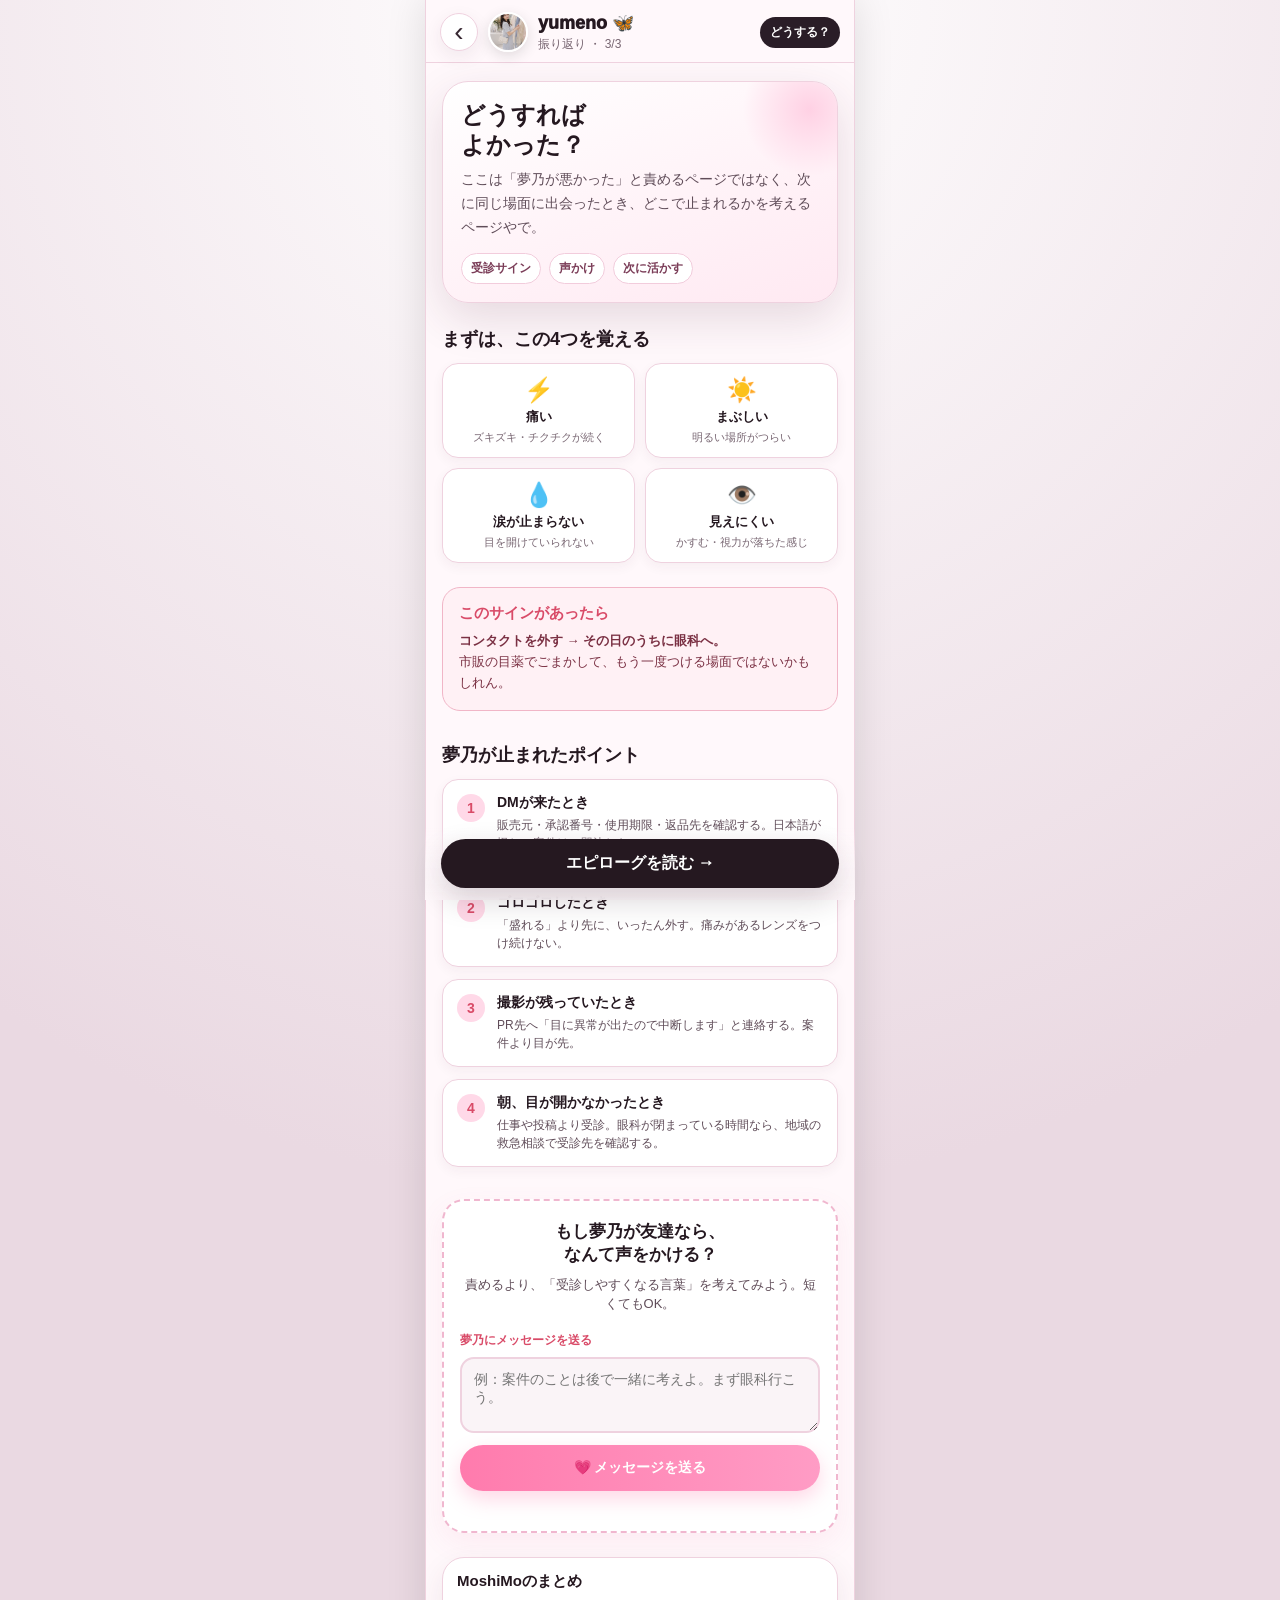
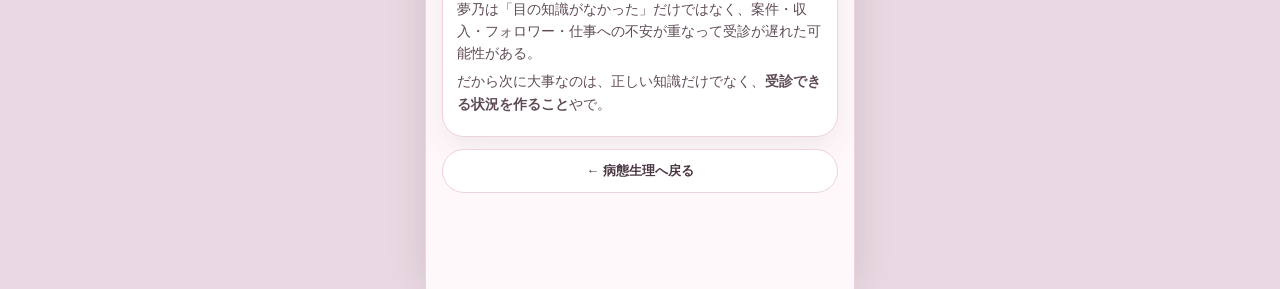
<file: yumeno_explain3.html>
<!doctype html>
<html lang="ja">
<head>
<meta charset="utf-8">
<meta name="viewport" content="width=device-width,initial-scale=1,viewport-fit=cover">
<title>MoshiMo | どうすればよかった？</title>
<link rel="stylesheet" href="explain.css">
</head>
<body>
<div class="app">
  <header class="header">
    <a class="back" href="yumeno_explain2.html" aria-label="戻る">‹</a>
    <img class="avatar" src="yumeno.png" alt="yumenoのアイコン">
    <div class="user"><div class="name">yumeno 🦋</div><div class="meta">振り返り ・ 3/3</div></div>
    <div class="page-tag">どうする？</div>
  </header>

  <main class="main">
    <section class="hero">
      <h1>どうすれば<br>よかった？</h1>
      <p>ここは「夢乃が悪かった」と責めるページではなく、次に同じ場面に出会ったとき、どこで止まれるかを考えるページやで。</p>
      <div class="badge-row"><span class="badge">受診サイン</span><span class="badge">声かけ</span><span class="badge">次に活かす</span></div>
    </section>

    <h2 class="section-title">まずは、この4つを覚える</h2>
    <section class="sign-grid" aria-label="コンタクト装用中の受診サイン">
      <article class="sign-card"><div class="sign-icon">⚡</div><b>痛い</b><span>ズキズキ・チクチクが続く</span></article>
      <article class="sign-card"><div class="sign-icon">☀️</div><b>まぶしい</b><span>明るい場所がつらい</span></article>
      <article class="sign-card"><div class="sign-icon">💧</div><b>涙が止まらない</b><span>目を開けていられない</span></article>
      <article class="sign-card"><div class="sign-icon">👁️</div><b>見えにくい</b><span>かすむ・視力が落ちた感じ</span></article>
    </section>

    <section class="callout danger">
      <h3>このサインがあったら</h3>
      <p><b>コンタクトを外す → その日のうちに眼科へ。</b><br>市販の目薬でごまかして、もう一度つける場面ではないかもしれん。</p>
    </section>

    <h2 class="section-title">夢乃が止まれたポイント</h2>
    <section class="decision-list" aria-label="夢乃ができた行動">
      <article class="decision"><div class="step">1</div><div><b>DMが来たとき</b><p>販売元・承認番号・使用期限・返品先を確認する。日本語が怪しい案件は、即決しない。</p></div></article>
      <article class="decision"><div class="step">2</div><div><b>ゴロゴロしたとき</b><p>「盛れる」より先に、いったん外す。痛みがあるレンズをつけ続けない。</p></div></article>
      <article class="decision"><div class="step">3</div><div><b>撮影が残っていたとき</b><p>PR先へ「目に異常が出たので中断します」と連絡する。案件より目が先。</p></div></article>
      <article class="decision"><div class="step">4</div><div><b>朝、目が開かなかったとき</b><p>仕事や投稿より受診。眼科が閉まっている時間なら、地域の救急相談で受診先を確認する。</p></div></article>
    </section>

    <section class="friend-box">
      <h2>もし夢乃が友達なら、<br>なんて声をかける？</h2>
      <p>責めるより、「受診しやすくなる言葉」を考えてみよう。短くてもOK。</p>
      <label class="comment-label" for="friendComment">夢乃にメッセージを送る</label>
      <div class="comment-form">
        <textarea id="friendComment" rows="3" placeholder="例：案件のことは後で一緒に考えよ。まず眼科行こう。"></textarea>
        <button class="comment-submit" type="button" id="addComment">💗 メッセージを送る</button>
      </div>
      <div class="comment-board" id="commentBoard" aria-live="polite"></div>
    </section>

    <section class="card">
      <h3>MoshiMoのまとめ</h3>
      <p>夢乃は「目の知識がなかった」だけではなく、案件・収入・フォロワー・仕事への不安が重なって受診が遅れた可能性がある。</p>
      <p>だから次に大事なのは、正しい知識だけでなく、<b>受診できる状況を作ること</b>やで。</p>
    </section>

    <div class="navrow single">
      <a class="sub" href="yumeno_explain2.html">← 病態生理へ戻る</a>
    </div>
  </main>

  <div class="cta"><a href="yumeno_epilogue.html">エピローグを読む</a></div>
</div>

<script>
(() => {
  const key = 'moshimo_yumeno_friend_comments';
  const board = document.getElementById('commentBoard');
  const input = document.getElementById('friendComment');
  const btn = document.getElementById('addComment');

  function getComments(){
    try { return JSON.parse(localStorage.getItem(key)) || []; }
    catch(e){ return []; }
  }

  function escapeHtml(text){
    return text.replace(/[&<>"]/g, ch => ({'&':'&amp;','<':'&lt;','>':'&gt;','"':'&quot;'}[ch]));
  }

  function render(){
    const saved = getComments();
    if(!saved.length){
      board.innerHTML = '';
      board.classList.remove('show');
      return;
    }
    board.classList.add('show');
    board.innerHTML = saved.slice(0,3).map(text => `
      <div class="board-item">
        <b>あなたのメッセージ</b>
        <span>${escapeHtml(text)}</span>
      </div>
    `).join('');
  }

  btn.addEventListener('click', () => {
    const text = input.value.trim();
    if(!text) return;
    const comments = getComments();
    comments.unshift(text);
    localStorage.setItem(key, JSON.stringify(comments.slice(0,3)));
    input.value = '';
    render();
  });

  render();
})();
</script>
</body>
</html>
</file>
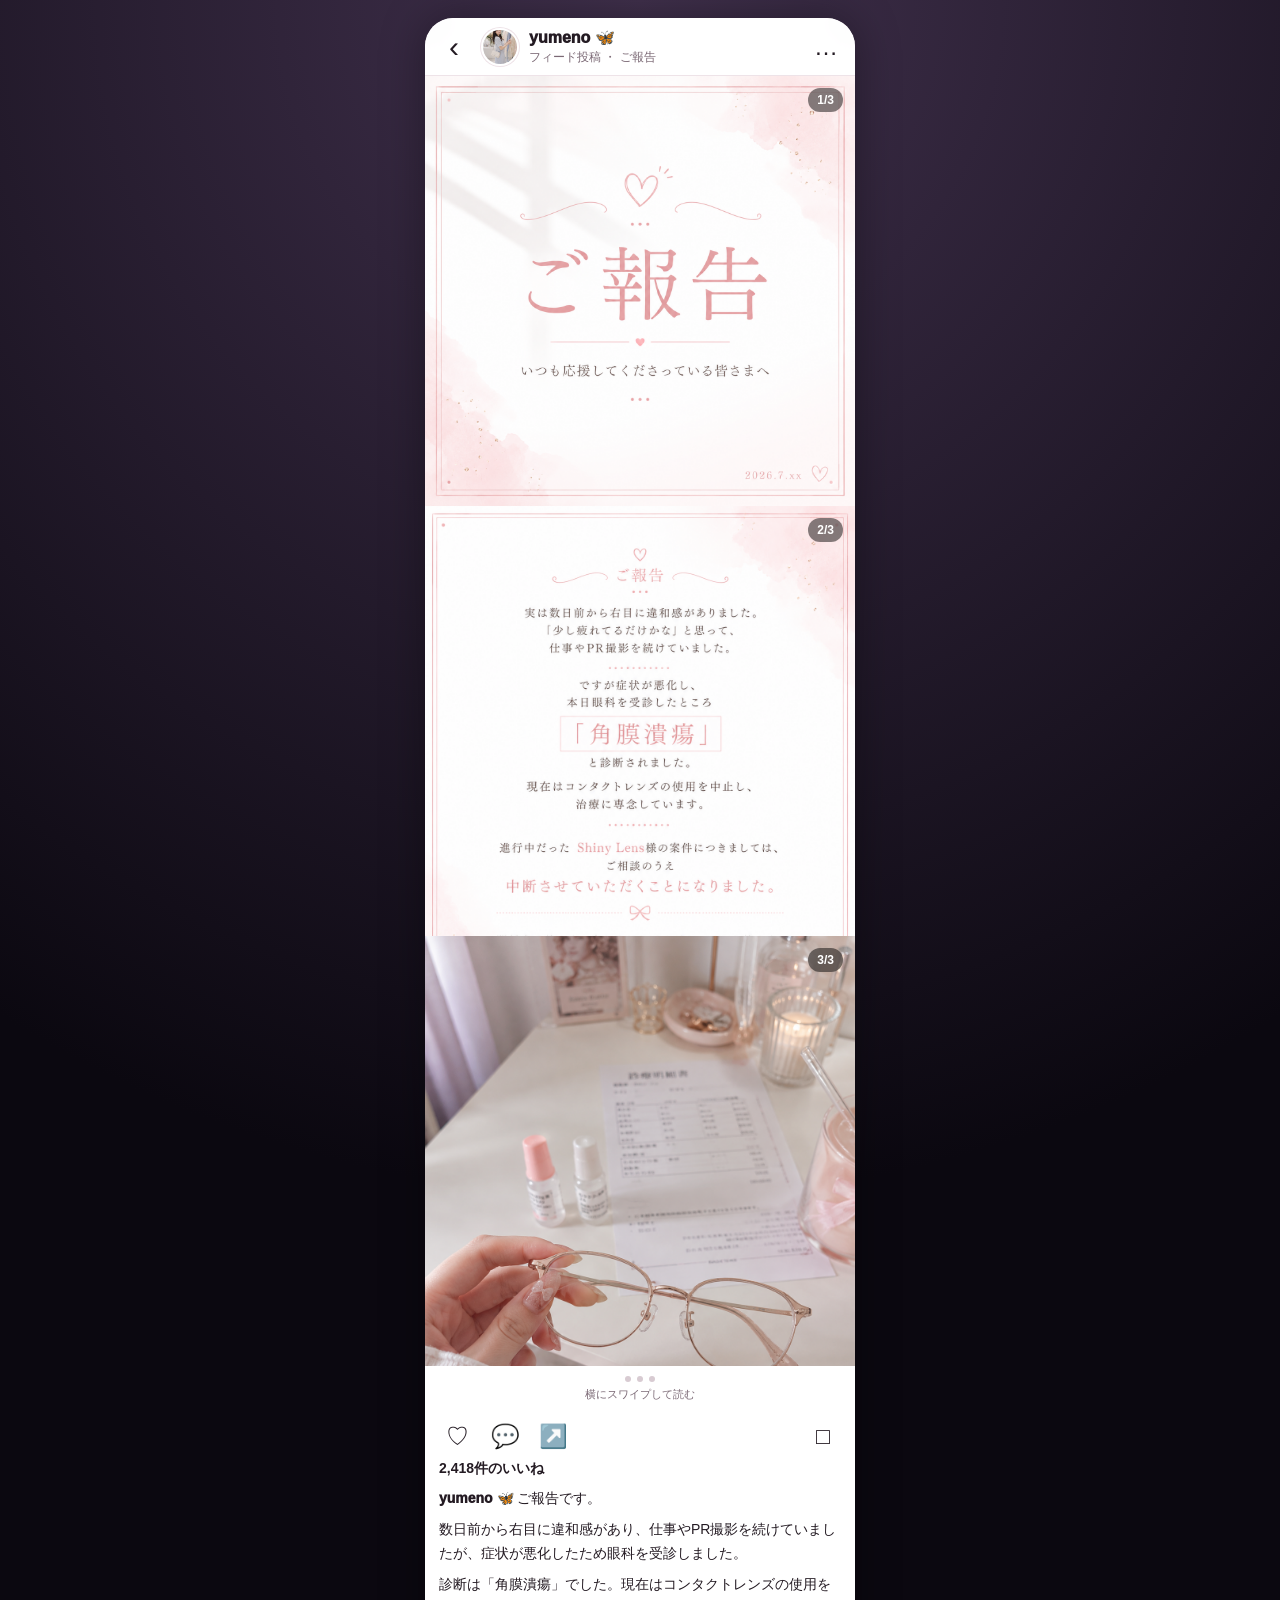
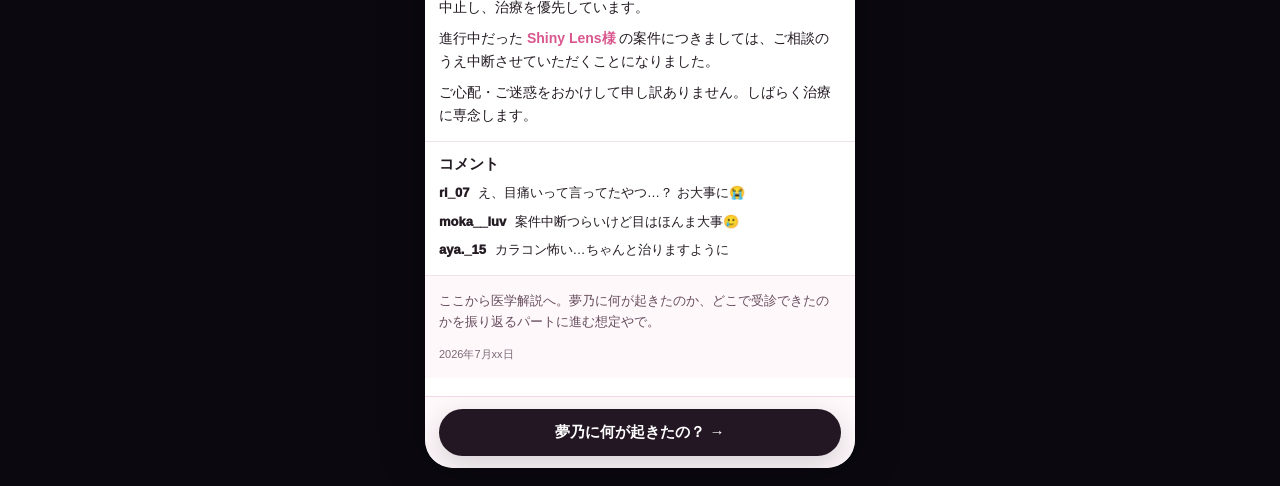
<file: yumeno_feed.html>
<!doctype html>
<html lang="ja">
<head>
<meta charset="utf-8">
<meta name="viewport" content="width=device-width,initial-scale=1,viewport-fit=cover">
<title>MoshiMo | yumeno feed</title>
<link rel="stylesheet" href="feed.css">
</head>
<body>
<div class="app">
  <header class="header">
    <a class="back" href="yumeno_story4.html" aria-label="戻る">‹</a>
    <img class="avatar" src="yumeno.png" alt="yumenoのアイコン">
    <div class="user"><div class="name">yumeno 🦋</div><div class="meta">フィード投稿 ・ ご報告</div></div>
    <button class="more" type="button" aria-label="メニュー">…</button>
  </header>

  <main class="post">
    <section class="carousel" aria-label="ご報告投稿の画像カルーセル。横にスワイプできます。">
      <div class="slide fit" id="p1"><img src="yumeno_feed1.png" alt="ご報告 いつも応援してくださっている皆さまへ"><span class="counter">1/3</span></div>
      <div class="slide fit" id="p2"><img src="yumeno_feed2.png" alt="角膜潰瘍の診断と案件中断のご報告"><span class="counter">2/3</span></div>
      <div class="slide" id="p3"><img src="yumeno_feed3.png" alt="メガネと点眼薬、診療明細書の写真"><span class="counter">3/3</span></div>
    </section>

    <div class="dots" aria-hidden="true"><span class="dot"></span><span class="dot"></span><span class="dot"></span></div>
    <div class="hint">横にスワイプして読む</div>

    <section class="actions" aria-label="投稿アクション">
      <button type="button">♡</button>
      <button type="button">💬</button>
      <button type="button">↗</button>
      <button class="save" type="button">□</button>
    </section>

    <div class="likes">2,418件のいいね</div>

    <section class="caption">
      <p><b>yumeno 🦋</b> ご報告です。</p>
      <p>数日前から右目に違和感があり、仕事やPR撮影を続けていましたが、症状が悪化したため眼科を受診しました。</p>
      <p>診断は「角膜潰瘍」でした。現在はコンタクトレンズの使用を中止し、治療を優先しています。</p>
      <p>進行中だった <span class="tag">Shiny Lens様</span> の案件につきましては、ご相談のうえ中断させていただくことになりました。</p>
      <p class="moretext">ご心配・ご迷惑をおかけして申し訳ありません。しばらく治療に専念します。</p>
    </section>

    <section class="comments">
      <div class="comment-title">コメント</div>
      <p class="comment"><b>ri_07</b> え、目痛いって言ってたやつ…？ お大事に😭</p>
      <p class="comment"><b>moka__luv</b> 案件中断つらいけど目はほんま大事🥲</p>
      <p class="comment"><b>aya._15</b> カラコン怖い…ちゃんと治りますように</p>
    </section>

    <div class="notice">ここから医学解説へ。夢乃に何が起きたのか、どこで受診できたのかを振り返るパートに進む想定やで。</div>
    <div class="date">2026年7月xx日</div>
  </main>

  <div class="learn"><a href="yumeno_explain.html">夢乃に何が起きたの？</a></div>
</div>
</body>
</html>
</file>
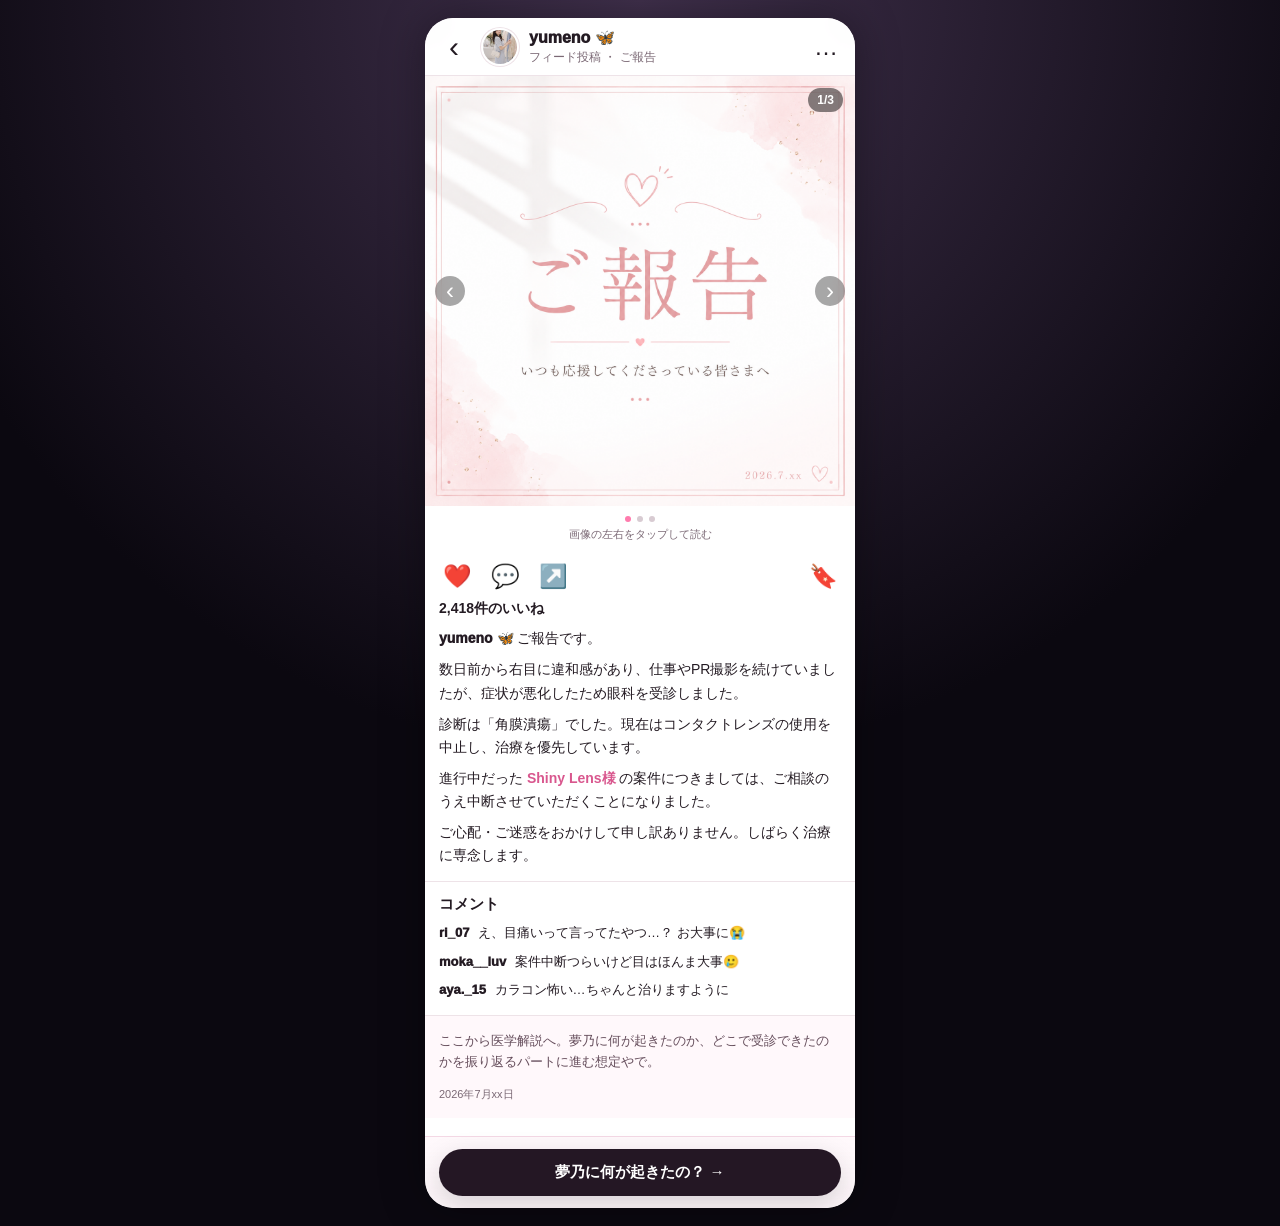
<file: yumeno_feed1.html>
<!doctype html>
<html lang="ja">
<head>
<meta charset="utf-8">
<meta name="viewport" content="width=device-width,initial-scale=1,viewport-fit=cover">
<title>MoshiMo | yumeno feed</title>
<link rel="stylesheet" href="feed.css">
</head>
<body>
<div class="app">
  <header class="header">
    <a class="back" href="yumeno_story4.html" aria-label="戻る">‹</a>
    <img class="avatar" src="yumeno.png" alt="yumenoのアイコン">
    <div class="user"><div class="name">yumeno 🦋</div><div class="meta">フィード投稿 ・ ご報告</div></div>
    <button class="more" type="button" aria-label="メニュー">…</button>
  </header>

  <main class="post">
    <section class="carousel" aria-label="ご報告投稿の画像カルーセル。左右タップで送れます。">
      <div class="slides">
        <div class="slide"><img src="yumeno_feed1.png" alt="ご報告 いつも応援してくださっている皆さまへ"><span class="counter">1/3</span></div>
        <div class="slide"><img src="yumeno_feed2.png" alt="角膜潰瘍の診断と案件中断のご報告"><span class="counter">2/3</span></div>
        <div class="slide"><img src="yumeno_feed3.png" alt="メガネと点眼薬、診療明細書の写真"><span class="counter">3/3</span></div>
      </div>
      
      <button class="tap prev" type="button" id="prevSlide" aria-label="前の画像へ"></button>
      <button class="tap next" type="button" id="nextSlide" aria-label="次の画像へ"></button>
      <span class="navhint left">‹</span><span class="navhint right">›</span>
    </section>

    <div class="dots" aria-hidden="true"><span class="dot active"></span><span class="dot"></span><span class="dot"></span></div>
    <div class="hint">画像の左右をタップして読む</div>

    <section class="actions" aria-label="投稿アクション">
      <button type="button" aria-label="いいね">❤️</button>
      <button type="button" aria-label="コメント">💬</button>
      <button type="button" aria-label="共有">↗️</button>
     <button class="save" type="button" aria-label="保存">🔖</button>
    </section>

    <div class="likes">2,418件のいいね</div>

    <section class="caption">
      <p><b>yumeno 🦋</b> ご報告です。</p>
      <p>数日前から右目に違和感があり、仕事やPR撮影を続けていましたが、症状が悪化したため眼科を受診しました。</p>
      <p>診断は「角膜潰瘍」でした。現在はコンタクトレンズの使用を中止し、治療を優先しています。</p>
      <p>進行中だった <span class="tag">Shiny Lens様</span> の案件につきましては、ご相談のうえ中断させていただくことになりました。</p>
      <p>ご心配・ご迷惑をおかけして申し訳ありません。しばらく治療に専念します。</p>
    </section>

    <section class="comments">
      <div class="comment-title">コメント</div>
      <p class="comment"><b>ri_07</b> え、目痛いって言ってたやつ…？ お大事に😭</p>
      <p class="comment"><b>moka__luv</b> 案件中断つらいけど目はほんま大事🥲</p>
      <p class="comment"><b>aya._15</b> カラコン怖い…ちゃんと治りますように</p>
    </section>

    <div class="notice">ここから医学解説へ。夢乃に何が起きたのか、どこで受診できたのかを振り返るパートに進む想定やで。</div>
    <div class="date">2026年7月xx日</div>
  </main>

  <div class="learn"><a href="yumeno_explain1.html">夢乃に何が起きたの？</a></div>
</div>

<script>
(() => {
  const slidesContainer = document.querySelector('.slides'); // 追加
  const slides = [...document.querySelectorAll('.slide')];
  const dots = [...document.querySelectorAll('.dot')];
  const prev = document.getElementById('prevSlide');
  const next = document.getElementById('nextSlide');
  let current = 0;

  function show(i){
    current = Math.max(0, Math.min(slides.length - 1, i));
    
    // 該当するスライドの位置まで横スクロールさせる
    slidesContainer.scrollTo({
      left: slides[current].offsetLeft,
      behavior: 'smooth'
    });

    // ドットの更新
    dots.forEach((d, idx) => d.classList.toggle('active', idx === current));
  }

  prev.addEventListener('click', () => show(current - 1));
  next.addEventListener('click', () => show(current + 1));
})();
</script>
</body>
</html>
</file>
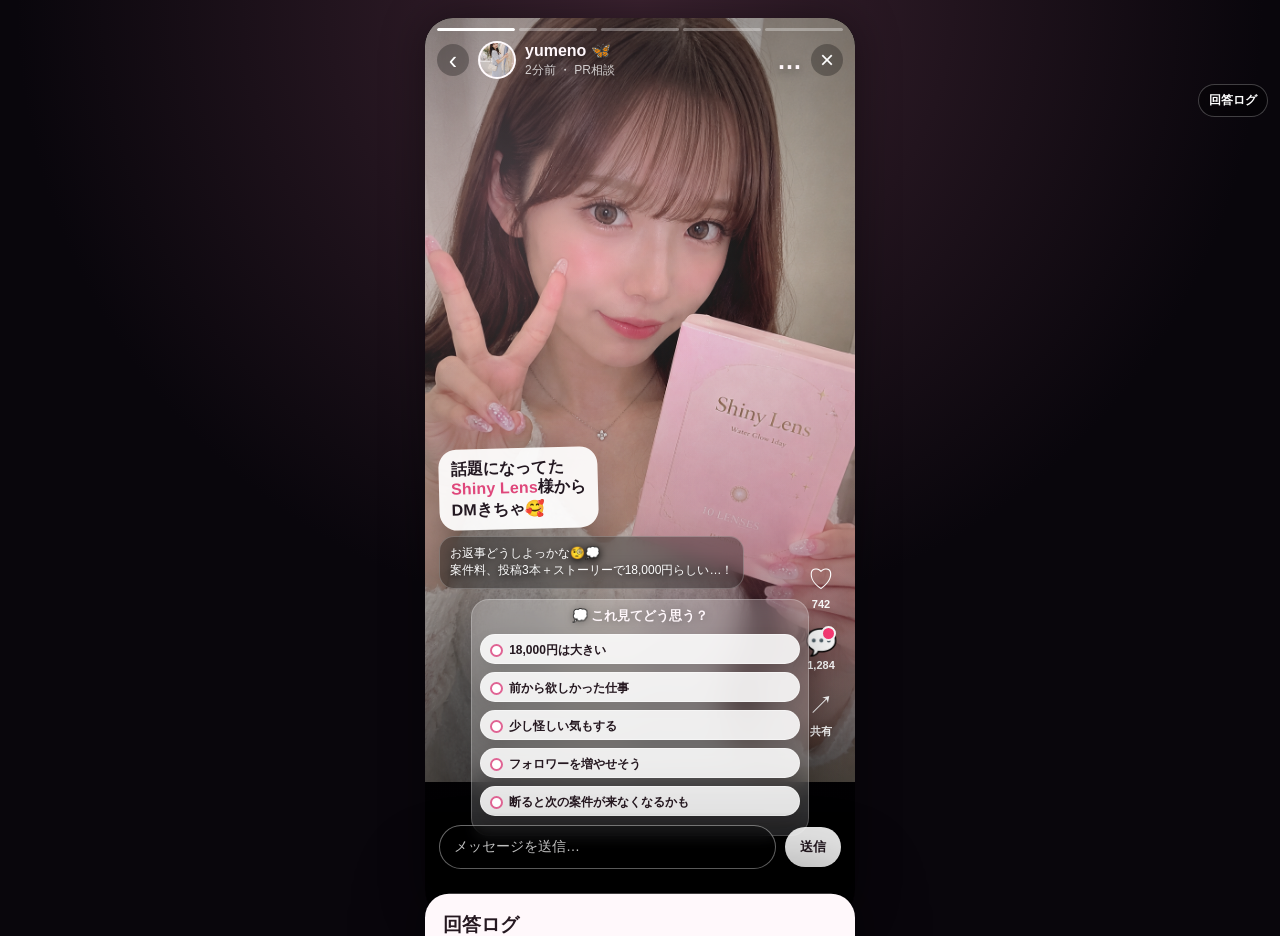
<file: yumeno_story1.html>
<!doctype html>
<html lang="ja">
<head>
<meta charset="utf-8">
<meta name="viewport" content="width=device-width,initial-scale=1,viewport-fit=cover">
<title>MoshiMo | yumeno story 1</title>
<link rel="stylesheet" href="story.css">
</head>
<body>
<div class="phone">
  <main class="story" aria-label="yumenoのストーリー1">
    <div class="bg"><img src="yumeno_1.png" alt="Shiny Lensの箱を持ってピースする夢乃"></div>
    <button class="answers" type="button" id="answersBtn">回答ログ</button>

    <section class="top">
      <div class="bars">
        <div class="bar active" style="--progress:100%"></div>
        <div class="bar"></div>
        <div class="bar"></div>
        <div class="bar"></div>
        <div class="bar"></div>
      </div>
      <div class="profile">
        <button class="back" type="button" onclick="location.href='index.html'" aria-label="戻る">‹</button>
        <img class="icon" src="yumeno.png" alt="夢乃のアイコン">
        <div>
          <div class="who">yumeno 🦋</div>
          <div class="time">2分前 ・ PR相談</div>
        </div>
        <div class="dots">…</div>
        <button class="close" type="button" onclick="location.href='index.html'" aria-label="閉じる">×</button>
      </div>
    </section>

    <section class="content">
      <div class="sticker">話題になってた<br><b>Shiny Lens</b>様から<br>DMきちゃ🥰</div>
      <div class="subtxt">お返事どうしよっかな🧐💭<br>案件料、投稿3本＋ストーリーで18,000円らしい…！</div>

      <div class="reaction" aria-hidden="true">
        <button type="button">♡<small>742</small></button>
        <button type="button" class="comment-badge">💬<small>1,284</small></button>
        <button type="button">↗<small>共有</small></button>
      </div>

      <section class="poll" id="poll" aria-label="ストーリーアンケート">
        <h2>💭 これ見てどう思う？</h2>
        <button class="option" type="button" data-text="18,000円は大きい" data-pct="62"><span class="fill"></span><span class="label"><span><i class="circle"></i>18,000円は大きい</span><span class="percent">62%</span></span></button>
        <button class="option" type="button" data-text="前から欲しかった仕事" data-pct="46"><span class="fill"></span><span class="label"><span><i class="circle"></i>前から欲しかった仕事</span><span class="percent">46%</span></span></button>
        <button class="option" type="button" data-text="少し怪しい気もする" data-pct="28"><span class="fill"></span><span class="label"><span><i class="circle"></i>少し怪しい気もする</span><span class="percent">28%</span></span></button>
        <button class="option" type="button" data-text="フォロワーを増やせそう" data-pct="39"><span class="fill"></span><span class="label"><span><i class="circle"></i>フォロワーを増やせそう</span><span class="percent">39%</span></span></button>
        <button class="option" type="button" data-text="断ると次の案件が来なくなるかも" data-pct="33"><span class="fill"></span><span class="label"><span><i class="circle"></i>断ると次の案件が来なくなるかも</span><span class="percent">33%</span></span></button>
        <div class="note" id="note">送信したで。ここでは正解より、どんな理由でそう感じたかが大事や。</div>
        <div class="navrow"><button class="next" id="nextBtn" type="button">次のストーリーへ ▶</button></div>
      </section>
    </section>
  </main>

  <div class="bottom">
    <div class="reply">メッセージを送信…</div>
    <button class="send" type="button">送信</button>
  </div>
</div>

<aside class="sheet" id="sheet" aria-label="回答ログ">
  <h3>回答ログ</h3>
  <p>最終的にはここに、各ストーリーでプレーヤーが選んだ回答が一覧で残る想定やで。</p>
  <div id="answerList"><div class="row">まだ回答がありません。</div></div>
  <button type="button" id="closeSheet">閉じる</button>
</aside>

<script src="story.js"></script>

<script>
initStory({
    id: "yumeno_story1",
    title: "Story 1：PR案件のDM",
    prev: "index.html",
    next: "yumeno_story2.html"
});
</script>
</body>
</html>
</file>
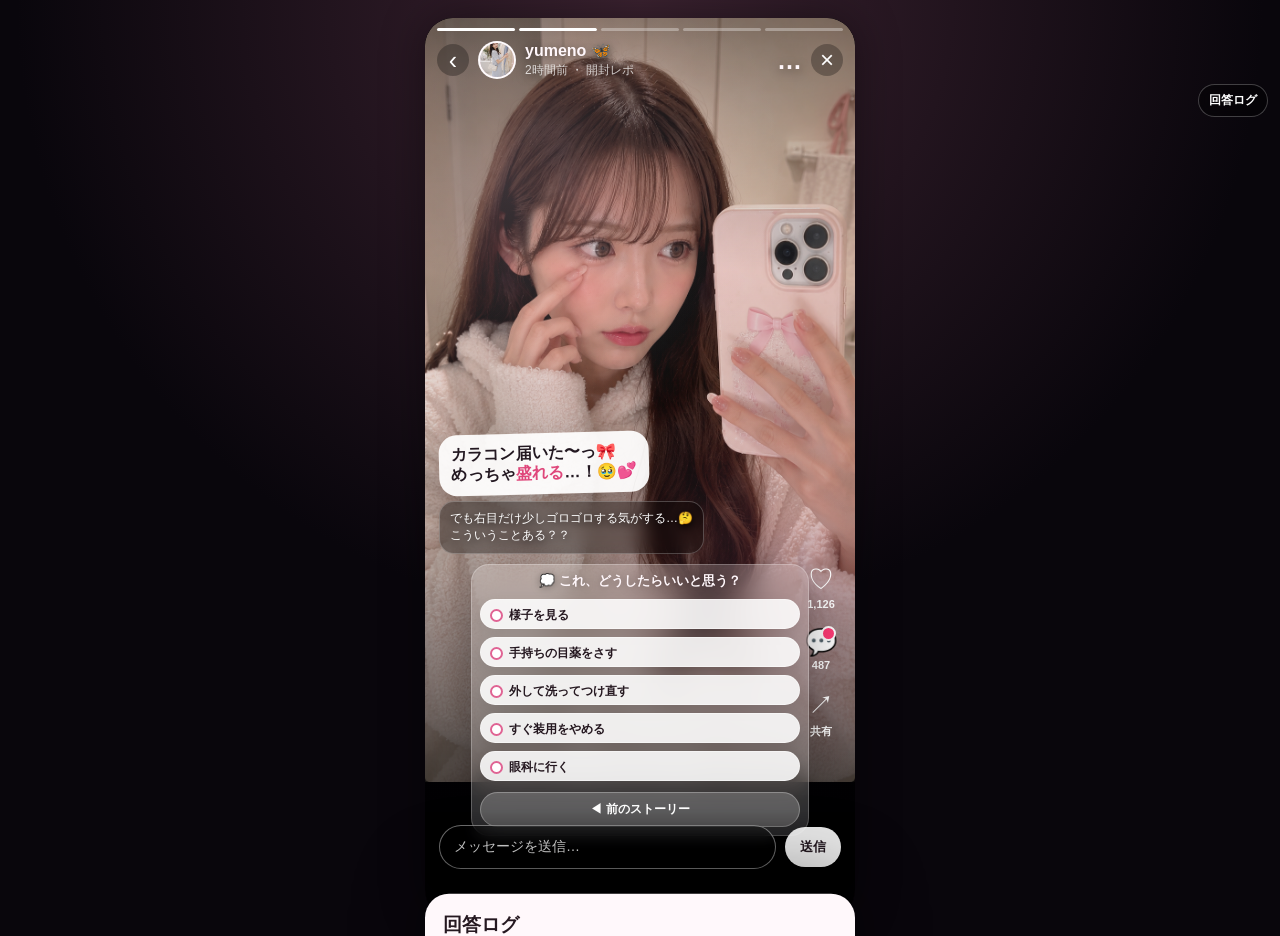
<file: yumeno_story2.html>
<!doctype html>
<html lang="ja">
<head>
<meta charset="utf-8">
<meta name="viewport" content="width=device-width,initial-scale=1,viewport-fit=cover">
<title>MoshiMo | yumeno story 2</title>
<link rel="stylesheet" href="story.css">

</head>
<body>
<div class="phone">
  <main class="story" aria-label="yumenoのストーリー2">
    <div class="bg"><img src="yumeno_2.png" alt="カラコンをつけて右目を気にする夢乃"></div>
    <button class="answers" type="button" id="answersBtn">回答ログ</button>
    <section class="top">
      <div class="bars">
        <div class="bar done"></div>
        <div class="bar active" style="--progress:100%"></div>
        <div class="bar"></div>
        <div class="bar"></div>
        <div class="bar"></div>
      </div>
      <div class="profile">
        <button class="back" type="button" onclick="location.href='yumeno_story1.html'" aria-label="戻る">‹</button>
        <img class="icon" src="yumeno.png" alt="夢乃のアイコン">
        <div><div class="who">yumeno 🦋</div><div class="time">2時間前 ・ 開封レポ</div></div>
        <div class="dots">…</div>
        <button class="close" type="button" onclick="location.href='index.html'" aria-label="閉じる">×</button>
      </div>
    </section>

    <section class="content">
      <div class="sticker">カラコン届いた〜っ🎀<br>めっちゃ<b>盛れる</b>…！🥹💕</div>
      <div class="subtxt">でも右目だけ少しゴロゴロする気がする…🤔<br>こういうことある？？</div>

      <div class="reaction" aria-hidden="true">
        <button type="button">♡<small>1,126</small></button>
        <button type="button" class="comment-badge">💬<small>487</small></button>
        <button type="button">↗<small>共有</small></button>
      </div>

      <section class="poll" id="poll" aria-label="ストーリーアンケート">
        <h2>💭 これ、どうしたらいいと思う？</h2>
        <button class="option" type="button" data-text="様子を見る" data-pct="54"><span class="fill"></span><span class="label"><span><i class="circle"></i>様子を見る</span><span class="percent">54%</span></span></button>
        <button class="option" type="button" data-text="手持ちの目薬をさす" data-pct="47"><span class="fill"></span><span class="label"><span><i class="circle"></i>手持ちの目薬をさす</span><span class="percent">47%</span></span></button>
        <button class="option" type="button" data-text="外して洗ってつけ直す" data-pct="36"><span class="fill"></span><span class="label"><span><i class="circle"></i>外して洗ってつけ直す</span><span class="percent">36%</span></span></button>
        <button class="option" type="button" data-text="すぐ装用をやめる" data-pct="24"><span class="fill"></span><span class="label"><span><i class="circle"></i>すぐ装用をやめる</span><span class="percent">24%</span></span></button>
        <button class="option" type="button" data-text="眼科に行く" data-pct="18"><span class="fill"></span><span class="label"><span><i class="circle"></i>眼科に行く</span><span class="percent">18%</span></span></button>
        <div class="note" id="note">投票したで。ここでは「正しい対応」だけじゃなく、夢乃が“なぜそうしそうか”を考えるのがポイントや。盛れている、案件である、まだ軽い違和感に見える──この3つが判断を鈍らせるかもしれん。</div>
        <div class="navrow"><button class="prev show" id="prevBtn" type="button">◀ 前のストーリー</button><button class="next" id="nextBtn" type="button">次のストーリーへ ▶</button></div>
      </section>
    </section>
  </main>

  <div class="bottom">
    <div class="reply">メッセージを送信…</div>
    <button class="send" type="button">送信</button>
  </div>
</div>

<aside class="sheet" id="sheet" aria-label="回答ログ">
  <h3>回答ログ</h3>
  <p>各ストーリーでプレーヤーが選んだ回答がここに残る想定やで。</p>
  <div id="answerList"><div class="row">まだ回答がありません。</div></div>
  <button type="button" id="closeSheet">閉じる</button>
</aside>

<script src="story.js"></script>

<script>
initStory({
    id: "yumeno_story2",
    title: "Story 2：盛れるけどゴロゴロする",
    prev: "yumeno_story1.html",
    next: "yumeno_story3.html"
});
</script>
</body>
</html>
</file>
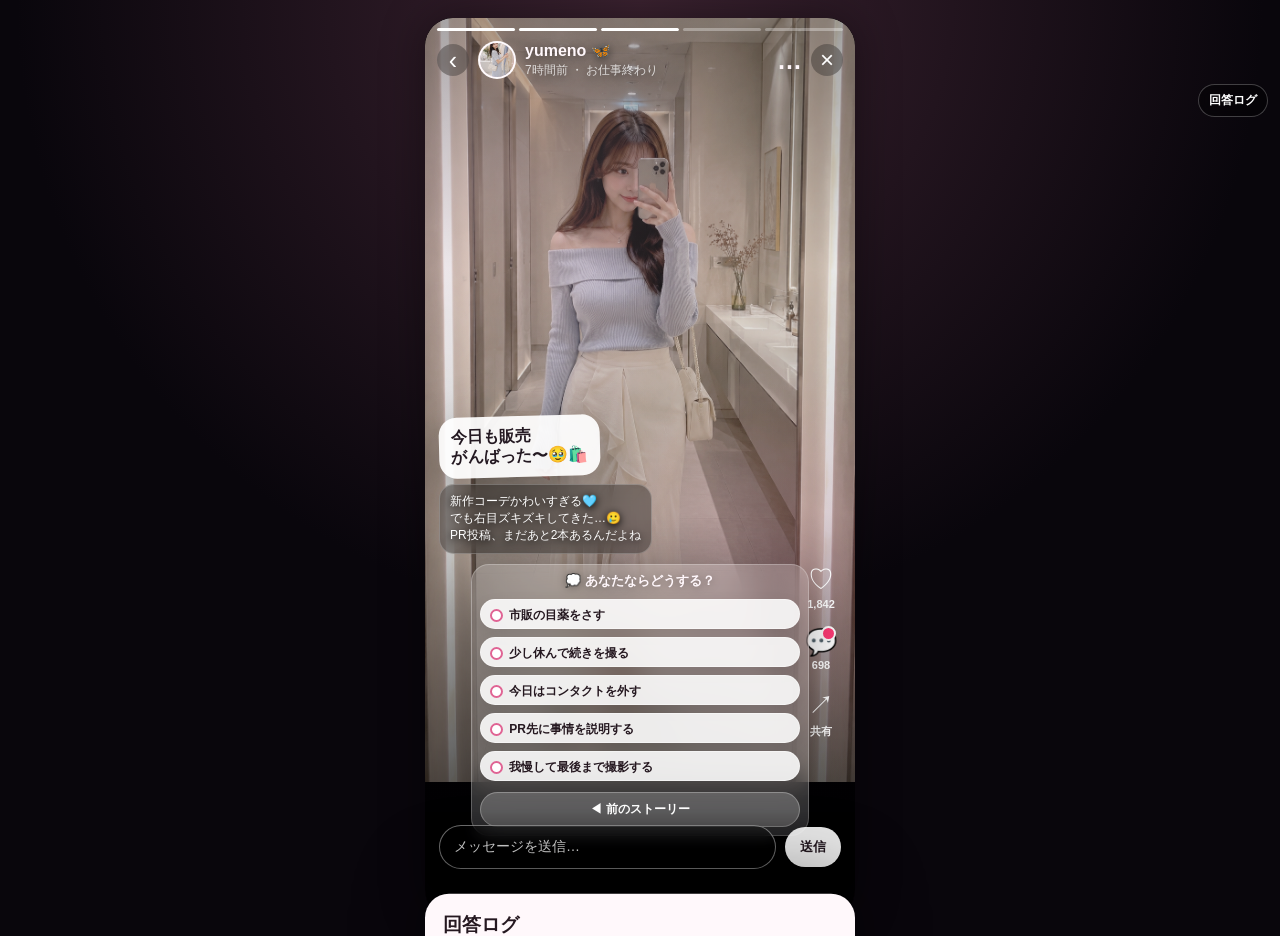
<file: yumeno_story3.html>
<!doctype html>
<html lang="ja">
<head>
<meta charset="utf-8">
<meta name="viewport" content="width=device-width,initial-scale=1,viewport-fit=cover">
<title>MoshiMo | yumeno story 3</title>
<link rel="stylesheet" href="story.css">
</head>
<body>
<div class="phone">
  <main class="story" aria-label="yumenoのストーリー3">
    <div class="bg"><img src="yumeno_3.png" alt="ファッションビルの化粧室で全身鏡自撮りをする夢乃"></div>
    <button class="answers" type="button" id="answersBtn">回答ログ</button>

    <section class="top">
      <div class="bars">
        <div class="bar done"></div>
        <div class="bar done"></div>
        <div class="bar active" style="--progress:100%"></div>
        <div class="bar"></div>
        <div class="bar"></div>
      </div>
      <div class="profile">
        <button class="back" type="button" onclick="location.href='yumeno_story2.html'" aria-label="戻る">‹</button>
        <img class="icon" src="yumeno.png" alt="夢乃のアイコン">
        <div><div class="who">yumeno 🦋</div><div class="time">7時間前 ・ お仕事終わり</div></div>
        <div class="dots">…</div>
        <button class="close" type="button" onclick="location.href='index.html'" aria-label="閉じる">×</button>
      </div>
    </section>

    <section class="content">
      <div class="sticker">今日も販売<br>がんばった〜🥹🛍️</div>
      <div class="subtxt">新作コーデかわいすぎる🩵<br>でも右目ズキズキしてきた…🥲<br>PR投稿、まだあと2本あるんだよね</div>

      <div class="reaction" aria-hidden="true">
        <button type="button">♡<small>1,842</small></button>
        <button type="button" class="comment-badge">💬<small>698</small></button>
        <button type="button">↗<small>共有</small></button>
      </div>

      <section class="poll" id="poll" aria-label="ストーリーアンケート">
        <h2>💭 あなたならどうする？</h2>
        <button class="option" type="button" data-text="市販の目薬をさす" data-pct="51"><span class="fill"></span><span class="label"><span><i class="circle"></i>市販の目薬をさす</span><span class="percent">51%</span></span></button>
        <button class="option" type="button" data-text="少し休んで続きを撮る" data-pct="44"><span class="fill"></span><span class="label"><span><i class="circle"></i>少し休んで続きを撮る</span><span class="percent">44%</span></span></button>
        <button class="option" type="button" data-text="今日はコンタクトを外す" data-pct="32"><span class="fill"></span><span class="label"><span><i class="circle"></i>今日はコンタクトを外す</span><span class="percent">32%</span></span></button>
        <button class="option" type="button" data-text="PR先に事情を説明する" data-pct="21"><span class="fill"></span><span class="label"><span><i class="circle"></i>PR先に事情を説明する</span><span class="percent">21%</span></span></button>
        <button class="option" type="button" data-text="我慢して最後まで撮影する" data-pct="37"><span class="fill"></span><span class="label"><span><i class="circle"></i>我慢して最後まで撮影する</span><span class="percent">37%</span></span></button>
        <div class="note" id="note">送信したで。「ここまで頑張ったし、あと少しだけ」はかなり強い心理や。お金だけじゃなく、努力を無駄にしたくない気持ちも判断に影響するかもしれん。</div>
        <div class="navrow"><button class="prev show" id="prevBtn" type="button">◀ 前のストーリー</button><button class="next" id="nextBtn" type="button">次のストーリーへ ▶</button></div>
      </section>
    </section>
  </main>

  <div class="bottom">
    <div class="reply">メッセージを送信…</div>
    <button class="send" type="button">送信</button>
  </div>
</div>

<aside class="sheet" id="sheet" aria-label="回答ログ">
  <h3>回答ログ</h3>
  <p>各ストーリーでプレーヤーが選んだ回答がここに残る想定やで。</p>
  <div id="answerList"><div class="row">まだ回答がありません。</div></div>
  <button type="button" id="closeSheet">閉じる</button>
</aside>

<script src="story.js"></script>
<script>
initStory({
  id: "yumeno_story3",
  title: "Story 3：まだPR投稿が残っている",
  prev: "yumeno_story2.html",
  next: "yumeno_story4.html"
});
</script>
</body>
</html>
</file>
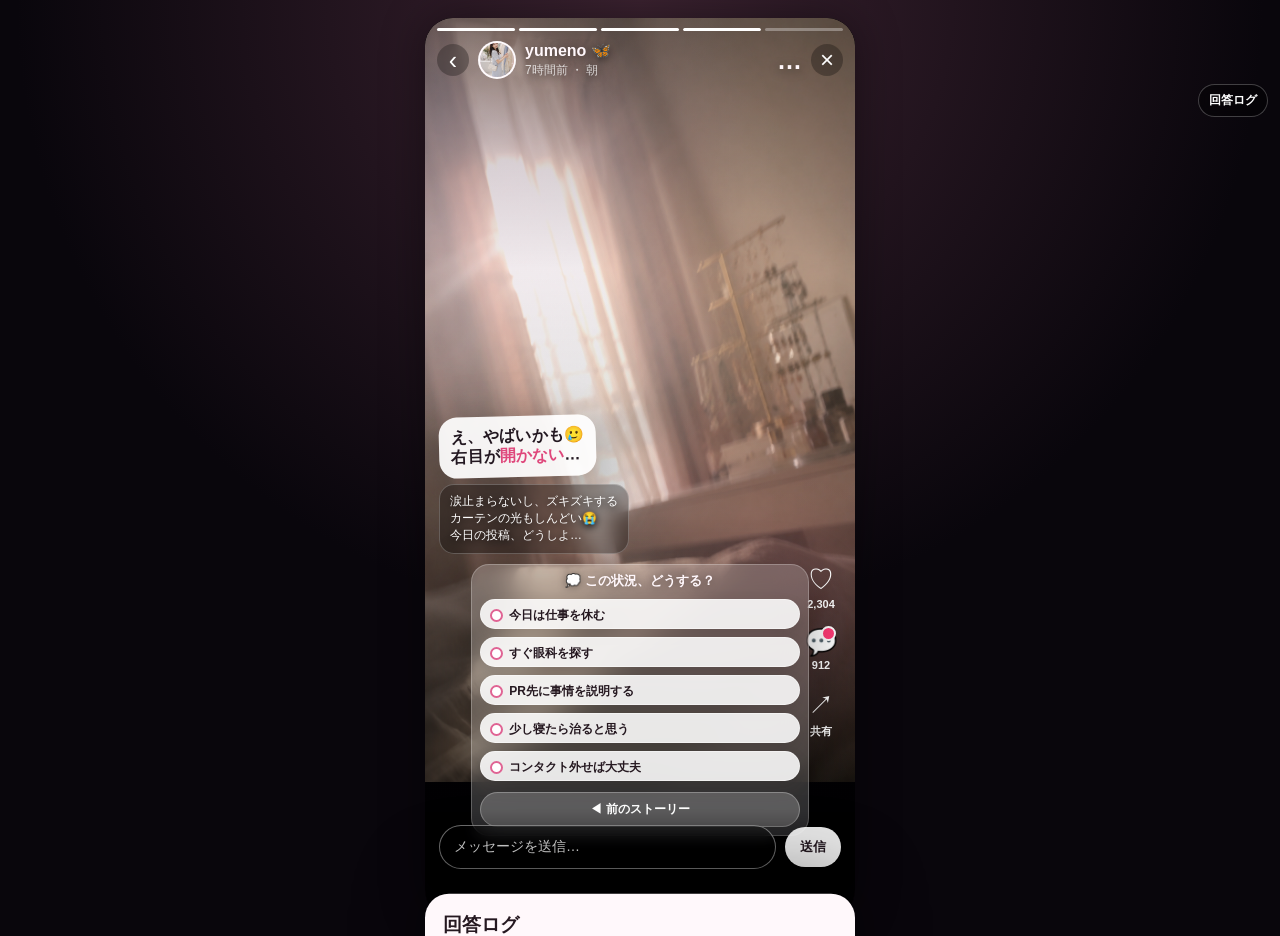
<file: yumeno_story4.html>
<!doctype html>
<html lang="ja">
<head>
<meta charset="utf-8">
<meta name="viewport" content="width=device-width,initial-scale=1,viewport-fit=cover">
<title>MoshiMo | yumeno story 4</title>
<link rel="stylesheet" href="story.css">
</head>
<body>
<div class="phone">
  <main class="story" aria-label="yumenoのストーリー4">
    <div class="bg"><img src="yumeno_4.png" alt="朝日が眩しく差し込む部屋のぼやけた視界"></div>
    <button class="answers" type="button" id="answersBtn">回答ログ</button>

    <section class="top">
      <div class="bars">
        <div class="bar done"></div>
        <div class="bar done"></div>
        <div class="bar done"></div>
        <div class="bar active" style="--progress:100%"></div>
        <div class="bar"></div>
      </div>
      <div class="profile">
        <button class="back" type="button" onclick="location.href='yumeno_story3.html'" aria-label="戻る">‹</button>
        <img class="icon" src="yumeno.png" alt="夢乃のアイコン">
        <div><div class="who">yumeno 🦋</div><div class="time">7時間前 ・ 朝</div></div>
        <div class="dots">…</div>
        <button class="close" type="button" onclick="location.href='index.html'" aria-label="閉じる">×</button>
      </div>
    </section>

    <section class="content">
      <div class="sticker">え、やばいかも🥲<br>右目が<b>開かない</b>…</div>
      <div class="subtxt">涙止まらないし、ズキズキする<br>カーテンの光もしんどい😭<br>今日の投稿、どうしよ…</div>

      <div class="reaction" aria-hidden="true">
        <button type="button">♡<small>2,304</small></button>
        <button type="button" class="comment-badge">💬<small>912</small></button>
        <button type="button">↗<small>共有</small></button>
      </div>

      <section class="poll" id="poll" aria-label="ストーリーアンケート">
        <h2>💭 この状況、どうする？</h2>
        <button class="option" type="button" data-text="今日は仕事を休む" data-pct="58"><span class="fill"></span><span class="label"><span><i class="circle"></i>今日は仕事を休む</span><span class="percent">58%</span></span></button>
        <button class="option" type="button" data-text="すぐ眼科を探す" data-pct="64"><span class="fill"></span><span class="label"><span><i class="circle"></i>すぐ眼科を探す</span><span class="percent">64%</span></span></button>
        <button class="option" type="button" data-text="PR先に事情を説明する" data-pct="41"><span class="fill"></span><span class="label"><span><i class="circle"></i>PR先に事情を説明する</span><span class="percent">41%</span></span></button>
        <button class="option" type="button" data-text="少し寝たら治ると思う" data-pct="19"><span class="fill"></span><span class="label"><span><i class="circle"></i>少し寝たら治ると思う</span><span class="percent">19%</span></span></button>
        <button class="option" type="button" data-text="コンタクト外せば大丈夫" data-pct="23"><span class="fill"></span><span class="label"><span><i class="circle"></i>コンタクト外せば大丈夫</span><span class="percent">23%</span></span></button>
        <div class="note" id="note">送信したで。ここで初めて「痛い」だけでなく「光がしんどい」が出てくる。あとで振り返る重要サインや。</div>
        <div class="navrow"><button class="prev show" id="prevBtn" type="button">◀ 前のストーリー</button><button class="next" id="nextBtn" type="button">次のストーリーへ ▶</button></div>
      </section>
    </section>
  </main>

  <div class="bottom">
    <div class="reply">メッセージを送信…</div>
    <button class="send" type="button">送信</button>
  </div>
</div>

<aside class="sheet" id="sheet" aria-label="回答ログ">
  <h3>回答ログ</h3>
  <p>各ストーリーでプレーヤーが選んだ回答がここに残る想定やで。</p>
  <div id="answerList"><div class="row">まだ回答がありません。</div></div>
  <button type="button" id="closeSheet">閉じる</button>
</aside>

<script src="story.js"></script>
<script>
initStory({
  id: "yumeno_story4",
  title: "Story 4：朝、目が開かない",
  prev: "yumeno_story3.html",
  next: "yumeno_feed1.html"
});
</script>
</body>
</html>
</file>
<file: yudai_story.css>
:root{
  --white:#fff;
  --ink:#f7f7f5;
  --muted:rgba(255,255,255,.76);
  --accent:#f2a33a;
  --panel:rgba(15,18,20,.55);
  --line:rgba(255,255,255,.24);
  --shadow:0 18px 56px rgba(0,0,0,.36);
}

*{box-sizing:border-box}
html,body{margin:0;min-height:100%}
body{
  display:flex;
  justify-content:center;
  background:radial-gradient(circle at 50% 0,#5e4a35,#0c0d0f 58%);
  color:var(--ink);
  font-family:-apple-system,BlinkMacSystemFont,"Hiragino Sans","Yu Gothic",Meiryo,sans-serif;
}
button{font:inherit}

.phone{
  position:relative;
  width:min(430px,100%);
  min-height:100svh;
  overflow:hidden;
  background:#08090a;
  box-shadow:0 0 44px rgba(0,0,0,.45);
}

.story{
  position:relative;
  display:flex;
  flex-direction:column;
  min-height:100svh;
  overflow:hidden;
  background:#111;
}

.bg{position:absolute;inset:0;overflow:hidden;background:#090a0b}
.bg img{display:block;width:100%;height:100%;object-fit:cover;object-position:center top}
.bg::after{
  content:"";
  position:absolute;
  inset:0;
  background:linear-gradient(to bottom,rgba(0,0,0,.42) 0,rgba(0,0,0,.08) 24%,rgba(0,0,0,.02) 58%,rgba(0,0,0,.68) 100%);
}

.top{position:relative;z-index:5;padding:10px 12px 0}
.bars{display:grid;grid-template-columns:repeat(5,1fr);gap:4px;margin-bottom:10px}
.bar{height:3px;overflow:hidden;border-radius:999px;background:rgba(255,255,255,.32)}
.bar.done,.bar.active{background:#fff}

.profile{display:flex;align-items:center;gap:9px;text-shadow:0 2px 10px rgba(0,0,0,.68)}
.icon{width:38px;height:38px;border:2px solid rgba(255,255,255,.88);border-radius:50%;background:#2a2d2f;object-fit:cover}
.profile-text{min-width:0}
.who{overflow:hidden;font-weight:900;text-overflow:ellipsis;white-space:nowrap}
.time{margin-top:2px;color:var(--muted);font-size:12px}
.dots{margin-left:auto;font-size:25px;font-weight:900}
.back,.close{
  display:grid;
  place-items:center;
  width:32px;
  height:32px;
  padding:0;
  border:0;
  border-radius:999px;
  background:rgba(0,0,0,.30);
  color:#fff;
  line-height:1;
  cursor:pointer;
  backdrop-filter:blur(8px);
}
.back{font-size:25px}
.close{font-size:24px}

.content{
  position:relative;
  z-index:4;
  display:flex;
  flex:1;
  flex-direction:column;
  justify-content:flex-end;
  padding:0 14px 88px;
}

.caption{
  align-self:flex-start;
  max-width:84%;
  padding:16px 18px;

  background:#fff;
  color:#222;

  border-radius:22px;
  border:0;

  box-shadow:0 10px 28px rgba(0,0,0,.22);

  font-size:18px;
  font-weight:700;
  line-height:1.65;

  text-shadow:none;
}

.navrow{display:flex;justify-content:flex-end;margin-top:12px}
.next{
  border:1px solid rgba(255,255,255,.24);
  border-radius:999px;
  background:rgba(20,22,24,.78);
  color:#fff;
  padding:10px 15px;
  font-size:12px;
  font-weight:900;
  cursor:pointer;
  backdrop-filter:blur(8px);
}

.bottom{
  position:fixed;
  z-index:10;
  left:50%;
  bottom:0;
  display:flex;
  align-items:center;
  gap:9px;
  width:min(430px,100%);
  height:70px;
  padding:10px 14px;
  background:linear-gradient(to top,rgba(0,0,0,.78),rgba(0,0,0,0));
  transform:translateX(-50%);
}
.reply{
  flex:1;
  padding:12px 14px;
  border:1px solid rgba(255,255,255,.38);
  border-radius:999px;
  background:rgba(0,0,0,.30);
  color:rgba(255,255,255,.82);
  font-size:14px;
  backdrop-filter:blur(8px);
}
.send{border:0;border-radius:999px;background:rgba(255,255,255,.92);color:#1a1b1c;padding:11px 15px;font-weight:950}

@media (min-width:431px){
  .phone{min-height:calc(100svh - 36px);margin:18px 0;border-radius:28px}
  .story{border-radius:28px}
  .bottom{bottom:18px;border-radius:0 0 28px 28px}
}
</file>
<file: explain.css>
:root{
  --bg:#fff8fb;
  --paper:#ffffff;
  --ink:#251820;
  --muted:#786672;
  --pink:#e85d91;
  --pink2:#ffd9e8;
  --line:#efd2df;
  --good:#3d9b7c;
  --warn:#e2a23a;
  --bad:#d94b68;
  --shadow:0 16px 45px rgba(75,35,57,.14);
}
*{box-sizing:border-box}
html,body{margin:0;min-height:100%;background:linear-gradient(180deg,#fff8fb,#f8edf3);font-family:-apple-system,BlinkMacSystemFont,"Hiragino Sans","Yu Gothic",Meiryo,sans-serif;color:var(--ink)}
a{color:inherit}
.app{width:min(430px,100%);min-height:100svh;margin:0 auto;background:var(--bg);position:relative;box-shadow:0 0 38px rgba(0,0,0,.12);overflow:hidden}
.header{position:sticky;top:0;z-index:10;background:rgba(255,248,251,.92);backdrop-filter:blur(14px);border-bottom:1px solid var(--line);display:flex;align-items:center;gap:10px;padding:12px 14px calc(10px + env(safe-area-inset-top))}
.back{width:38px;height:38px;border-radius:50%;display:grid;place-items:center;text-decoration:none;background:#fff;border:1px solid var(--line);font-size:28px;line-height:1;color:#382832;box-shadow:0 6px 18px rgba(80,40,60,.08)}
.avatar{width:40px;height:40px;border-radius:50%;object-fit:cover;border:2px solid #fff;box-shadow:0 4px 14px rgba(0,0,0,.12)}
.user{line-height:1.18}.name{font-weight:950;font-size:18px}.meta{font-size:12px;color:var(--muted);margin-top:2px}.page-tag{margin-left:auto;font-size:12px;font-weight:900;color:#fff;background:#2a1d27;border-radius:999px;padding:7px 10px}
.main{padding:18px 16px 96px}.hero{background:linear-gradient(160deg,#fff,#ffe9f2);border:1px solid var(--line);border-radius:26px;padding:18px;box-shadow:var(--shadow);position:relative;overflow:hidden}.hero:before{content:"";position:absolute;right:-45px;top:-45px;width:145px;height:145px;border-radius:50%;background:radial-gradient(circle,#ffd1e4,transparent 65%)}.hero h1{position:relative;margin:0 0 8px;font-size:24px;line-height:1.25}.hero p{position:relative;margin:0;color:#604d59;line-height:1.7;font-size:14px}.badge-row{display:flex;gap:8px;flex-wrap:wrap;margin-top:14px}.badge{font-size:12px;font-weight:900;color:#7b3d58;background:#fff;border:1px solid #f2ccdc;border-radius:999px;padding:6px 9px}
.section-title{font-size:18px;margin:24px 0 12px}.card{background:#fff;border:1px solid var(--line);border-radius:22px;padding:14px;box-shadow:0 10px 28px rgba(75,35,57,.08);margin:12px 0}.card h3{margin:0 0 8px;font-size:15px}.card p{margin:6px 0;line-height:1.65;color:#5f4b57;font-size:13.5px}.small{font-size:12px;color:var(--muted)}
.timeline{position:relative;margin:12px 0 0}.timeline:before{content:"";position:absolute;left:18px;top:8px;bottom:8px;width:3px;background:linear-gradient(var(--pink2),#f0b8cf);border-radius:999px}.event{position:relative;display:grid;grid-template-columns:46px 1fr;gap:0;margin:12px 0}.mark{position:relative;z-index:2;width:38px;height:38px;border-radius:50%;display:grid;place-items:center;background:#fff;border:2px solid var(--pink2);box-shadow:0 6px 18px rgba(232,93,145,.16);font-size:18px}.event-body{background:#fff;border:1px solid var(--line);border-radius:18px;padding:12px 12px 11px;box-shadow:0 8px 24px rgba(80,40,60,.06)}.event-title{font-size:14px;font-weight:950;margin-bottom:6px}.event-text{font-size:13px;color:#5e4d58;line-height:1.55;margin:0 0 8px}.answer{display:inline-flex;gap:6px;align-items:center;max-width:100%;font-size:12px;font-weight:900;background:#fff2f8;border:1px solid #f5cfe0;color:#7c3654;border-radius:999px;padding:6px 9px}.answer.empty{background:#f5f0f3;color:#81727b;border-color:#eadde4}.answer:before{content:"あなた:";font-weight:700;color:#9b6a80}.event.real .mark{border-color:#f0a6bd;background:#fff1f6}.event.feed .mark{border-color:#d94b68}.event.feed .event-body{border-color:#e7a7b7;background:linear-gradient(180deg,#fff,#fff6f9)}
.branch{margin:18px 0 6px;padding-left:46px}.branch-card{border-radius:18px;border:1px dashed #f0b7cf;background:rgba(255,255,255,.75);padding:12px}.branch-title{font-weight:950;font-size:13px;margin-bottom:8px}.paths{display:grid;gap:8px}.path{border-radius:16px;padding:10px 11px;font-size:13px;line-height:1.5;border:1px solid}.path.good{background:#f1fbf7;border-color:#bfe5d6;color:#245c4b}.path.bad{background:#fff1f5;border-color:#f1b6c7;color:#7a3043}.path strong{display:block;font-size:13px;margin-bottom:2px}
.logbox{background:#241724;color:#fff;border-radius:22px;padding:14px;margin-top:14px;box-shadow:var(--shadow)}.logbox h3{margin:0 0 8px;font-size:15px}.logitem{border-top:1px solid rgba(255,255,255,.14);padding:9px 0}.logitem:first-of-type{border-top:0}.logitem b{font-size:12px;color:#ffd5e7}.logitem div{font-size:13px;margin-top:3px;line-height:1.45}.emptylog{font-size:13px;color:#ead7e1;line-height:1.6}
.cta{position:fixed;left:50%;bottom:0;transform:translateX(-50%);width:min(430px,100%);padding:12px 16px calc(12px + env(safe-area-inset-bottom));background:linear-gradient(to top,rgba(255,248,251,.98),rgba(255,248,251,.82),rgba(255,248,251,0));}.cta a{display:block;text-align:center;text-decoration:none;background:#251820;color:#fff;border-radius:999px;padding:14px 16px;font-weight:950;box-shadow:0 12px 30px rgba(37,24,32,.18)}.cta a:after{content:" →"}
.navrow{display:flex;gap:8px;margin-top:12px}.navrow a{flex:1;text-align:center;text-decoration:none;border-radius:999px;padding:12px 10px;font-weight:900;font-size:13px}.navrow .sub{background:#fff;border:1px solid var(--line);color:#4b3844}.navrow .mainlink{background:var(--pink);color:#fff}
@media (min-width:431px){body{background:radial-gradient(circle at top,#fff,#ead9e2 60%)}.app{border-left:1px solid var(--line);border-right:1px solid var(--line)}}

/* =========================================
   メッセージエリア（.friend-box）のスタイル
========================================= */
.friend-box {
  background: #fff;
  border: 2px dashed #f0b7cf; /* かわいいピンクの破線 */
  border-radius: 22px;
  padding: 20px 16px;
  margin: 24px 0;
  box-shadow: 0 10px 28px rgba(232,93,145,.08);
  text-align: center;
}

.friend-box h2 {
  margin: 0 0 8px;
  font-size: 17px;
  color: var(--ink);
  line-height: 1.35;
}

.friend-box p {
  font-size: 13px;
  color: #604d59;
  margin: 0 0 18px;
  line-height: 1.5;
}

.comment-label {
  display: block;
  font-size: 12px;
  font-weight: 900;
  color: #d94b68;
  margin-bottom: 8px;
  text-align: left;
}

.comment-form {
  display: flex;
  flex-direction: column;
  gap: 12px;
}

.comment-form textarea {
  width: 100%;
  border: 2px solid var(--line);
  border-radius: 14px;
  padding: 12px;
  font-size: 14px;
  font-family: inherit;
  color: var(--ink);
  background: #faf4f7;
  resize: vertical;
  outline: none;
  transition: border-color 0.2s, background 0.2s;
}

.comment-form textarea:focus {
  border-color: var(--pink);
  background: #fff;
}

.comment-submit {
  appearance: none;
  border: none;
  border-radius: 999px;
  background: linear-gradient(90deg, #ff7bad, #ff9cc5);
  color: #fff;
  font-weight: 950;
  font-size: 14px;
  padding: 14px;
  box-shadow: 0 8px 20px rgba(255,123,173,.3);
  cursor: pointer;
  transition: transform 0.1s;
}

.comment-submit:active {
  transform: scale(0.97); /* 押したときに少しへこむアニメーション */
}

/* 投稿されたメッセージの表示部分 */
.comment-board {
  margin-top: 20px;
  display: flex;
  flex-direction: column;
  gap: 10px;
  text-align: left;
}

.board-item {
  background: #fff2f8;
  border: 1px solid #f5cfe0;
  border-radius: 16px;
  padding: 12px;
  font-size: 13px;
  line-height: 1.5;
  animation: fadeIn 0.3s ease-out;
}

.board-item b {
  display: block;
  font-size: 11px;
  color: #7c3654;
  margin-bottom: 4px;
}

.board-item span {
  color: #4b3844;
}

@keyframes fadeIn {
  from { opacity: 0; transform: translateY(-5px); }
  to { opacity: 1; transform: translateY(0); }
}

/* =========================================
   受診サイン（.sign-grid）などのスタイル
========================================= */
.sign-grid {
  display: grid;
  grid-template-columns: repeat(2, 1fr);
  gap: 10px;
  margin-bottom: 24px;
}
.sign-card {
  background: #fff;
  border: 1px solid var(--line);
  border-radius: 16px;
  padding: 12px;
  text-align: center;
  box-shadow: 0 4px 12px rgba(75,35,57,.05);
}
.sign-icon {
  font-size: 24px;
  margin-bottom: 4px;
}
.sign-card b {
  display: block;
  font-size: 13px;
  color: var(--ink);
  margin-bottom: 4px;
}
.sign-card span {
  display: block;
  font-size: 11px;
  color: var(--muted);
}

.callout.danger {
  background: #fff1f5;
  border: 1px solid #f1b6c7;
  border-radius: 18px;
  padding: 16px;
  margin: 16px 0 32px;
}
.callout.danger h3 {
  margin: 0 0 8px;
  color: #d94b68;
  font-size: 15px;
}
.callout.danger p {
  margin: 0;
  font-size: 13px;
  color: #7a3043;
  line-height: 1.6;
}

.decision-list {
  display: flex;
  flex-direction: column;
  gap: 12px;
  margin-bottom: 32px;
}
.decision {
  display: flex;
  gap: 12px;
  background: #fff;
  border: 1px solid var(--line);
  border-radius: 16px;
  padding: 14px;
  box-shadow: 0 4px 12px rgba(75,35,57,.05);
}
.step {
  width: 28px;
  height: 28px;
  border-radius: 50%;
  background: var(--pink2);
  color: #d94b68;
  font-weight: 900;
  font-size: 14px;
  display: grid;
  place-items: center;
  flex-shrink: 0;
}
.decision b {
  display: block;
  font-size: 14px;
  margin-bottom: 4px;
}
.decision p {
  margin: 0;
  font-size: 12px;
  color: #604d59;
  line-height: 1.5;
}
</file>
<file: feed.css>
:root{
  --bg:#faf7f9;
  --surface:#ffffff;
  --surface-soft:#fff8fb;
  --ink:#241b23;
  --muted:#7b6975;
  --pink:#ff7bad;
  --pink-dark:#d9578e;
  --pink-soft:#ffe1ed;
  --line:#eee3e8;
  --shadow:0 18px 56px rgba(40,20,32,.18);
}

*{
  box-sizing:border-box;
}

html,
body{
  margin:0;
  min-height:100%;
}

html{
  background:#120b12;
}

body{
  display:flex;
  justify-content:center;
  min-height:100svh;
  background:radial-gradient(circle at top,#40304c,#0b0810 55%);
  color:var(--ink);
  font-family:-apple-system,BlinkMacSystemFont,"Hiragino Sans","Yu Gothic",Meiryo,sans-serif;
}

button,
a{
  -webkit-tap-highlight-color:transparent;
}

button{
  font:inherit;
}

.app{
  position:relative;
  width:min(430px,100%);
  min-height:100svh;
  overflow:hidden;
  background:var(--bg);
  box-shadow:0 0 44px rgba(0,0,0,.35);
}

/* ヘッダー */

.header{
  position:sticky;
  top:0;
  z-index:20;
  display:flex;
  align-items:center;
  gap:10px;
  height:58px;
  padding:8px 12px;
  background:rgba(255,255,255,.94);
  border-bottom:1px solid var(--line);
  backdrop-filter:blur(14px);
}

.back,
.more{
  display:grid;
  place-items:center;
  flex:0 0 auto;
  width:34px;
  height:34px;
  padding:0;
  border:0;
  border-radius:999px;
  background:transparent;
  color:var(--ink);
  cursor:pointer;
}

.back{
  font-size:30px;
  line-height:1;
  text-decoration:none;
}

.more{
  margin-left:auto;
  font-size:24px;
  line-height:1;
}

.avatar{
  flex:0 0 auto;
  width:38px;
  height:38px;
  border:2px solid #fff;
  border-radius:50%;
  background:var(--pink-soft);
  object-fit:cover;
  box-shadow:0 0 0 1px var(--line);
}

.user{
  min-width:0;
}

.name{
  overflow:hidden;
  font-weight:950;
  line-height:1.15;
  text-overflow:ellipsis;
  white-space:nowrap;
}

.meta{
  margin-top:2px;
  color:var(--muted);
  font-size:12px;
  line-height:1.2;
}

/* 投稿全体 */

.post{
  padding-bottom:18px;
  background:var(--surface);
}

/* 画像カルーセル */

.carousel{
  position:relative;
  overflow:hidden;
  background:var(--surface);
}

.slides{
  display:flex;
  overflow-x:auto;
  scroll-behavior:smooth;
  scroll-snap-type:x mandatory;
  scrollbar-width:none;
}

.slides::-webkit-scrollbar{
  display:none;
}

.slide{
  position:relative;
  display:grid;
  place-items:center;
  flex:0 0 100%;
  width:100%;
  aspect-ratio:1/1;
  overflow:hidden;
  background:var(--surface);
  scroll-snap-align:start;
}

.slide img{
  display:block;
  width:100%;
  height:100%;
  object-fit:cover;
}

.counter{
  position:absolute;
  top:12px;
  right:12px;
  z-index:6;
  padding:5px 9px;
  border-radius:999px;
  background:rgba(0,0,0,.48);
  color:#fff;
  font-size:12px;
  font-weight:850;
  backdrop-filter:blur(8px);
}

.tap{
  position:absolute;
  top:0;
  bottom:0;
  z-index:5;
  width:42%;
  padding:0;
  border:0;
  background:transparent;
  cursor:pointer;
}

.tap.prev{
  left:0;
}

.tap.next{
  right:0;
}

.navhint{
  position:absolute;
  top:50%;
  z-index:6;
  display:grid;
  place-items:center;
  width:30px;
  height:30px;
  border-radius:50%;
  background:rgba(0,0,0,.34);
  color:#fff;
  font-size:24px;
  line-height:1;
  pointer-events:none;
  transform:translateY(-50%);
  backdrop-filter:blur(6px);
}

.navhint.left{
  left:10px;
}

.navhint.right{
  right:10px;
}

.dots{
  display:flex;
  justify-content:center;
  gap:6px;
  margin:0;
  padding:10px 0 5px;
  background:var(--surface);
}

.dot{
  width:6px;
  height:6px;
  border-radius:50%;
  background:#d8cbd2;
}

.dot.active{
  background:var(--pink);
}

.hint{
  margin:0;
  padding:0 14px 8px;
  background:var(--surface);
  color:var(--muted);
  text-align:center;
  font-size:11px;
  line-height:1.4;
}

/* 投稿アクション */

.actions{
  display:flex;
  align-items:center;
  gap:12px;
  min-height:50px;
  margin:0;
  padding:7px 14px 5px;
  background:var(--surface);
}

.actions button{
  appearance:none;
  display:grid;
  place-items:center;
  width:36px;
  height:36px;
  margin:0;
  padding:0;
  border:0;
  border-radius:50%;
  background:transparent;
  color:var(--ink);
  font-family:"Apple Color Emoji","Segoe UI Emoji","Noto Color Emoji",sans-serif;
  font-size:23px;
  line-height:1;
  cursor:pointer;
}

.actions button:hover{
  background:var(--surface-soft);
}

.actions .save{
  margin-left:auto;
}

.likes{
  margin:0;
  padding:0 14px 9px;
  background:var(--surface);
  font-size:14px;
  font-weight:900;
}

/* キャプション */

.caption{
  margin:0;
  padding:0 14px 14px;
  background:var(--surface);
  color:var(--ink);
  font-size:14px;
  line-height:1.65;
}

.caption p{
  margin:0 0 8px;
}

.caption p:last-child{
  margin-bottom:0;
}

.caption b,
.caption strong{
  font-weight:950;
}

.tag{
  color:var(--pink-dark);
  font-weight:850;
}

/* コメント */

.comments{
  margin:0;
  padding:13px 14px 15px;
  background:var(--surface);
  border-top:1px solid var(--line);
}

.comment-title{
  margin:0 0 9px;
  font-size:15px;
  font-weight:950;
}

.comment{
  display:block;
  margin:9px 0;
  color:var(--ink);
  font-size:13px;
  line-height:1.5;
}

.comment:last-child{
  margin-bottom:0;
}

.comment b{
  margin-right:5px;
  font-weight:950;
}

/* 医学解説への導線前 */

.notice{
  margin:0;
  padding:14px;
  background:var(--surface-soft);
  border-top:1px solid var(--line);
  color:#654d5b;
  font-size:13px;
  line-height:1.65;
}

.date{
  margin:0;
  padding:0 14px 16px;
  background:var(--surface-soft);
  color:var(--muted);
  font-size:11px;
}

/* 下部CTA */

.learn{
  position:sticky;
  bottom:0;
  z-index:20;
  margin:0;
  padding:12px 14px calc(12px + env(safe-area-inset-bottom));
  background:linear-gradient(to top,rgba(255,248,251,.99),rgba(255,248,251,.92));
  border-top:1px solid #f4d8e5;
  backdrop-filter:blur(12px);
}

.learn a{
  display:block;
  padding:14px 16px;
  border-radius:999px;
  background:#241724;
  color:#fff;
  box-shadow:0 10px 28px rgba(36,23,36,.18);
  font-size:15px;
  font-weight:900;
  text-align:center;
  text-decoration:none;
}

.learn a::after{
  content:" →";
}

/* PC表示 */

@media (min-width:431px){
  .app{
    min-height:calc(100svh - 36px);
    margin:18px 0;
    border-radius:28px;
  }

  .header{
    border-radius:28px 28px 0 0;
  }

  .learn{
    border-radius:0 0 28px 28px;
  }
}

/* 動きを減らす設定 */

@media (prefers-reduced-motion:reduce){
  .slides{
    scroll-behavior:auto;
  }
}
</file>
<file: story.css>
:root{
  --bg:#07050a;
  --white:#fff;
  --ink:#fff7fb;
  --muted:rgba(255,255,255,.76);
  --pink:#ff7bad;
  --pink2:#ffd8e8;
  --hot:#ff3b76;
  --glass:rgba(255,255,255,.16);
  --line:rgba(255,255,255,.22);
  --shadow:0 18px 56px rgba(0,0,0,.34);
}

*{box-sizing:border-box}
html,body{
  margin:0;
  min-height:100%;
  background:radial-gradient(circle at 50% 0,#3b2230,#09060c 55%);
  font-family:-apple-system,BlinkMacSystemFont,"Hiragino Sans","Yu Gothic",Meiryo,sans-serif;
  color:var(--ink);
}
body{display:flex;justify-content:center}

.phone{
  width:min(430px,100%);
  min-height:100svh;
  background:#000;
  position:relative;
  overflow:hidden;
  box-shadow:0 0 44px rgba(0,0,0,.4);
}

.story{
  min-height:100svh;
  position:relative;
  display:flex;
  flex-direction:column;
  background:#130b12;
}

.bg{
  position:absolute;
  inset:0;
  overflow:hidden;
  background:#050308;
}
.bg img{
  width:100%;
  height:100%;
  object-fit:contain;
  object-position:center top;
  display:block;
  filter:saturate(1.05) contrast(.96);
}
.bg::after{
  content:"";
  position:absolute;
  inset:0;
  background:linear-gradient(to bottom,rgba(0,0,0,.34),rgba(0,0,0,.04) 28%,rgba(0,0,0,.12) 55%,rgba(0,0,0,.82));
}
.bg::before{
  content:"";
  position:absolute;
  z-index:1;
  inset:0;
  background:radial-gradient(circle at 20% 18%,rgba(255,210,232,.20),transparent 34%),radial-gradient(circle at 84% 62%,rgba(255,123,173,.14),transparent 32%);
}

.top{
  position:relative;
  z-index:5;
  padding:10px 12px 0;
}
.bars{
  display:grid;
  grid-template-columns:repeat(5,1fr);
  gap:4px;
  margin-bottom:10px;
}
.bar{
  height:3px;
  border-radius:999px;
  background:rgba(255,255,255,.32);
  overflow:hidden;
}
.bar.done{background:#fff}
.bar.active::after{
  content:"";
  display:block;
  height:100%;
  width:var(--progress,70%);
  background:#fff;
  border-radius:inherit;
}

.profile{
  display:flex;
  align-items:center;
  gap:9px;
  text-shadow:0 2px 10px rgba(0,0,0,.55);
}
.icon{
  width:38px;
  height:38px;
  border-radius:50%;
  object-fit:cover;
  border:2px solid rgba(255,255,255,.9);
  background:#ffd8e8;
}
.who{font-weight:900}
.time{font-size:12px;color:var(--muted);margin-top:2px}
.dots{margin-left:auto;font-size:25px;font-weight:900}
.back,.close{
  width:32px;
  height:32px;
  border:0;
  border-radius:999px;
  background:rgba(0,0,0,.28);
  color:#fff;
  line-height:1;
  cursor:pointer;
  backdrop-filter:blur(8px);
}
.back{font-size:25px;display:grid;place-items:center}
.close{font-size:24px}

.answers{
  position:fixed;
  z-index:20;
  right:12px;
  top:84px;
  background:rgba(0,0,0,.35);
  border:1px solid rgba(255,255,255,.24);
  border-radius:999px;
  color:#fff;
  padding:7px 10px;
  font-size:12px;
  font-weight:900;
  backdrop-filter:blur(8px);
  cursor:pointer;
}

.content{
  position:relative;
  z-index:4;
  flex:1;
  display:flex;
  flex-direction:column;
  justify-content:flex-end;
  padding:0 14px 82px;
}
.sticker{
  align-self:flex-start;
  max-width:74%;
  transform:rotate(-1.5deg);
  background:rgba(255,255,255,.92);
  color:#231821;
  border-radius:18px;
  padding:10px 12px;
  box-shadow:var(--shadow);
  font-weight:900;
  font-size:16px;
  line-height:1.28;
  letter-spacing:.01em;
}
.sticker b{color:#df477b}
.subtxt{
  align-self:flex-start;
  margin-top:7px;
  max-width:78%;
  background:rgba(0,0,0,.32);
  border:1px solid rgba(255,255,255,.24);
  backdrop-filter:blur(9px);
  border-radius:15px;
  padding:8px 10px;
  color:#fff;
  font-size:12px;
  line-height:1.45;
  text-shadow:0 2px 9px #000;
}

.reaction{
  position:absolute;
  right:12px;
  bottom:178px;
  display:flex;
  flex-direction:column;
  gap:15px;
  text-align:center;
  text-shadow:0 2px 10px #000;
}
.reaction button{
  appearance:none;
  border:0;
  background:none;
  color:#fff;
  font-size:26px;
  cursor:pointer;
}
.reaction small{
  display:block;
  font-size:11px;
  color:#fff;
  margin-top:1px;
  font-weight:800;
}
.comment-badge{position:relative}
.comment-badge::after{
  content:"";
  position:absolute;
  right:7px;
  top:0;
  width:11px;
  height:11px;
  border-radius:50%;
  background:var(--hot);
  border:2px solid #fff;
  animation:pulse 1.2s infinite;
}
@keyframes pulse{0%,100%{transform:scale(1);opacity:1}50%{transform:scale(1.28);opacity:.78}}

.poll{
  position:relative;
  z-index:7;
  width:84%;
  max-width:340px;
  margin:10px auto 0;
  background:rgba(255,255,255,.18);
  border:1px solid rgba(255,255,255,.24);
  box-shadow:var(--shadow);
  backdrop-filter:blur(15px);
  border-radius:18px;
  padding:8px;
}
.poll h2{
  font-size:13px;
  line-height:1.25;
  margin:0 0 6px;
  text-align:center;
  text-shadow:0 1px 8px rgba(0,0,0,.35);
}
.option{
  position:relative;
  width:100%;
  height:30px;
  min-height:0;
  border:1px solid rgba(255,255,255,.40);
  border-radius:999px;
  background:rgba(255,255,255,.88);
  color:#251820;
  margin:4px 0;
  padding:0 9px;
  text-align:left;
  font-size:12px;
  font-weight:850;
  overflow:hidden;
  cursor:pointer;
  box-shadow:0 7px 16px rgba(0,0,0,.10);
}
.option .fill{
  position:absolute;
  inset:0 auto 0 0;
  width:0;
  background:linear-gradient(90deg,#ffd6e6,#ff8fba);
  opacity:.72;
  transition:width .55s ease;
}
.option .label{
  position:relative;
  z-index:2;
  height:30px;
  display:flex;
  align-items:center;
  gap:8px;
  justify-content:space-between;
  white-space:nowrap;
}
.option .label span:first-child{
  min-width:0;
  display:flex;
  align-items:center;
  gap:6px;
  overflow:hidden;
  text-overflow:ellipsis;
}
.circle{
  width:13px;
  height:13px;
  border-radius:50%;
  border:2px solid #e06494;
  display:inline-grid;
  place-items:center;
  flex:0 0 auto;
  background:#fff;
}
.percent{display:none;font-weight:950;color:#6a354d;flex:0 0 auto}
.poll.voted .percent{display:inline}
.option.selected .circle{background:#e94d82;border-color:#e94d82}
.option.selected .circle::after{content:"✓";color:white;font-size:10px;font-weight:950}
.note{
  display:none;
  margin-top:7px;
  background:rgba(255,247,251,.92);
  color:#5a3a49;
  border-radius:14px;
  padding:8px 10px;
  font-size:12px;
  line-height:1.5;
}
.note.show{display:block}
.navrow{display:flex;gap:8px;margin-top:7px}
.next,.prev{
  display:none;
  flex:1;
  border:0;
  border-radius:999px;
  background:#fff;
  color:#21161e;
  padding:8px 10px;
  font-weight:950;
  font-size:12px;
  cursor:pointer;
}
.prev{background:rgba(255,255,255,.22);color:#fff;border:1px solid rgba(255,255,255,.28)}
.next.show,.prev.show{display:block}

.bottom{
  position:fixed;
  z-index:10;
  left:50%;
  bottom:0;
  transform:translateX(-50%);
  width:min(430px,100%);
  height:70px;
  display:flex;
  align-items:center;
  gap:9px;
  padding:10px 14px;
  background:linear-gradient(to top,rgba(0,0,0,.72),rgba(0,0,0,0));
}
.reply{
  flex:1;
  border:1px solid rgba(255,255,255,.42);
  border-radius:999px;
  background:rgba(0,0,0,.28);
  color:rgba(255,255,255,.82);
  padding:12px 14px;
  font-size:14px;
  backdrop-filter:blur(8px);
}
.send{
  border:0;
  background:rgba(255,255,255,.9);
  color:#21161e;
  border-radius:999px;
  padding:11px 15px;
  font-weight:950;
}

.sheet{
  position:fixed;
  z-index:30;
  left:50%;
  bottom:0;
  transform:translateX(-50%) translateY(105%);
  width:min(430px,100%);
  max-height:58svh;
  background:#fff8fb;
  color:#251820;
  border-radius:24px 24px 0 0;
  padding:18px;
  box-shadow:0 -22px 70px rgba(0,0,0,.35);
  transition:.25s ease;
  overflow:auto;
}
.sheet.show{transform:translateX(-50%) translateY(0)}
.sheet h3{margin:0 0 10px}
.sheet p{margin:8px 0;line-height:1.65;color:#5a4550;font-size:14px}
.sheet .row{background:#fff;border:1px solid #efd8e1;border-radius:14px;padding:10px 12px;margin:8px 0}
.sheet button{width:100%;border:0;border-radius:999px;background:#251820;color:#fff;padding:12px;font-weight:900;margin-top:10px}

@media (min-width:431px){
  .phone{margin:18px 0;border-radius:28px;min-height:calc(100svh - 36px)}
  .bottom{bottom:18px;border-radius:0 0 28px 28px}
  .sheet{bottom:18px;border-radius:24px}
  .story{border-radius:28px;overflow:hidden}
}
</file>
